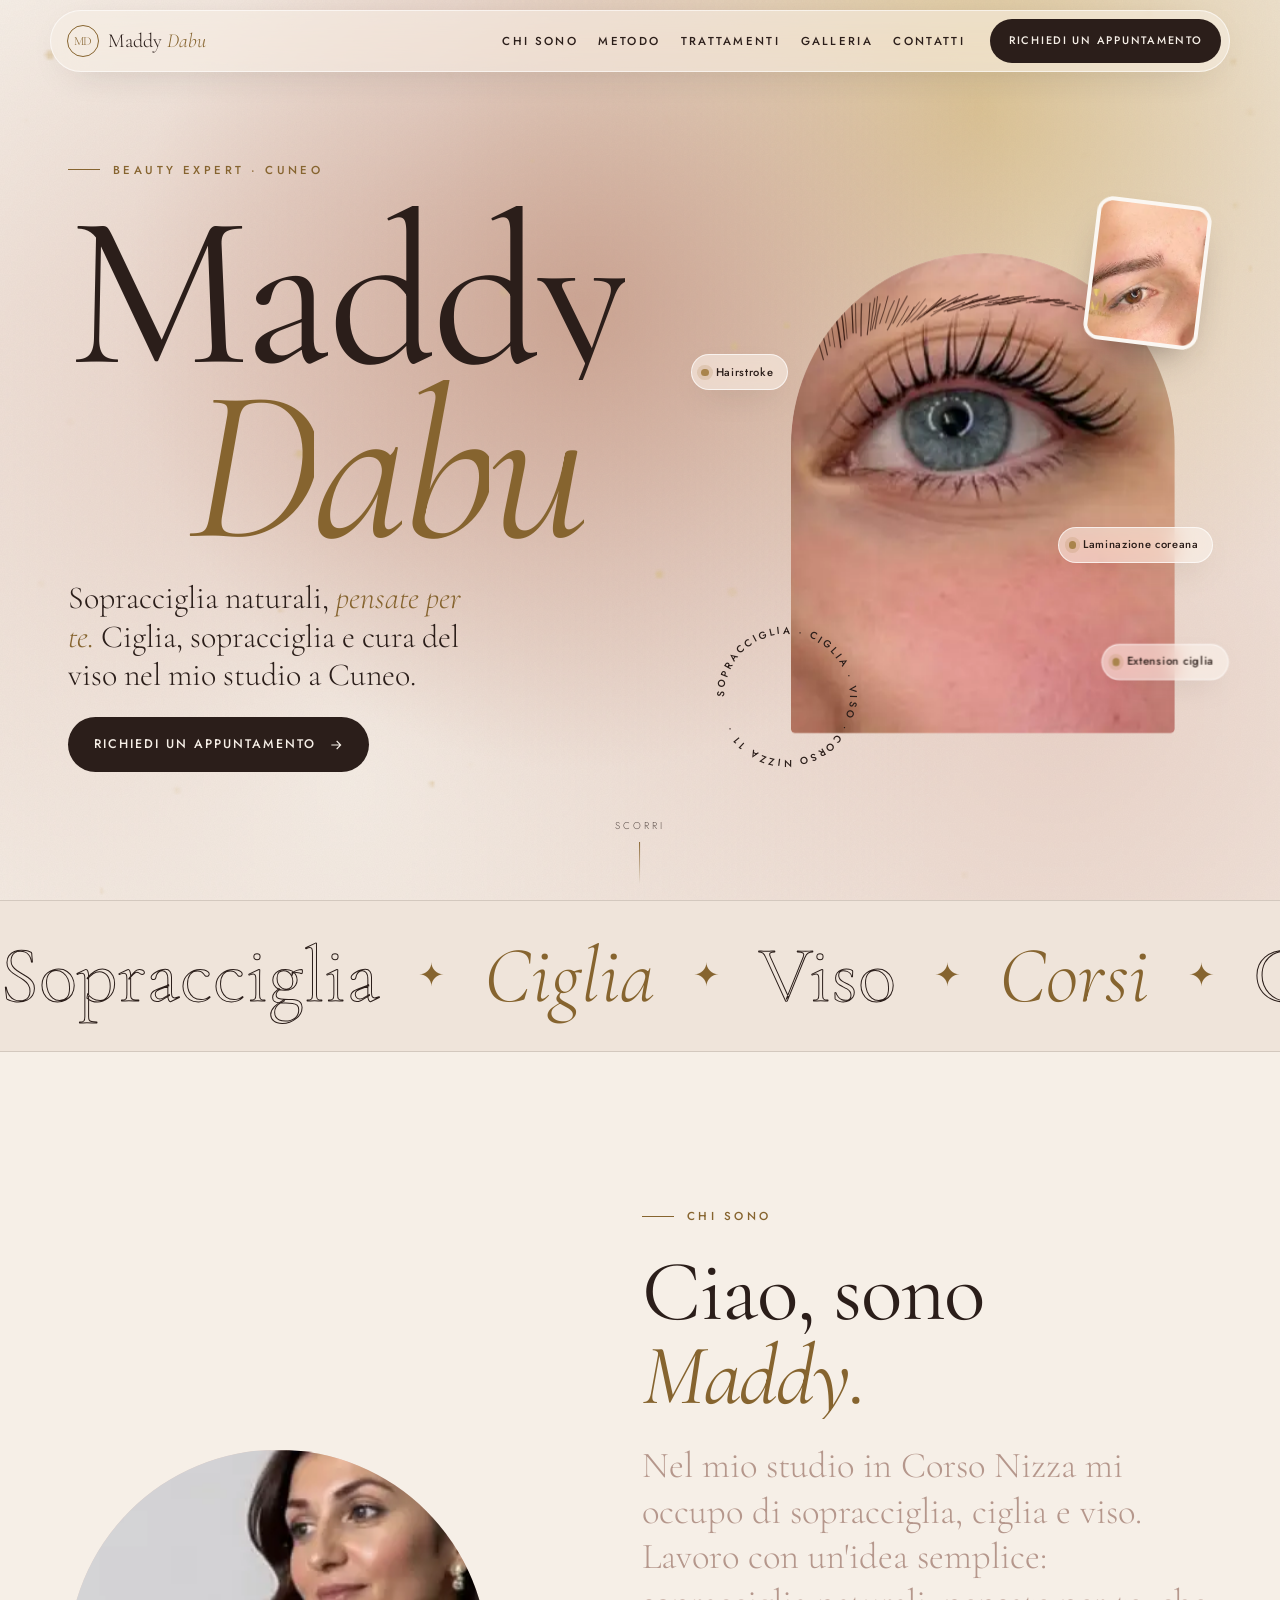
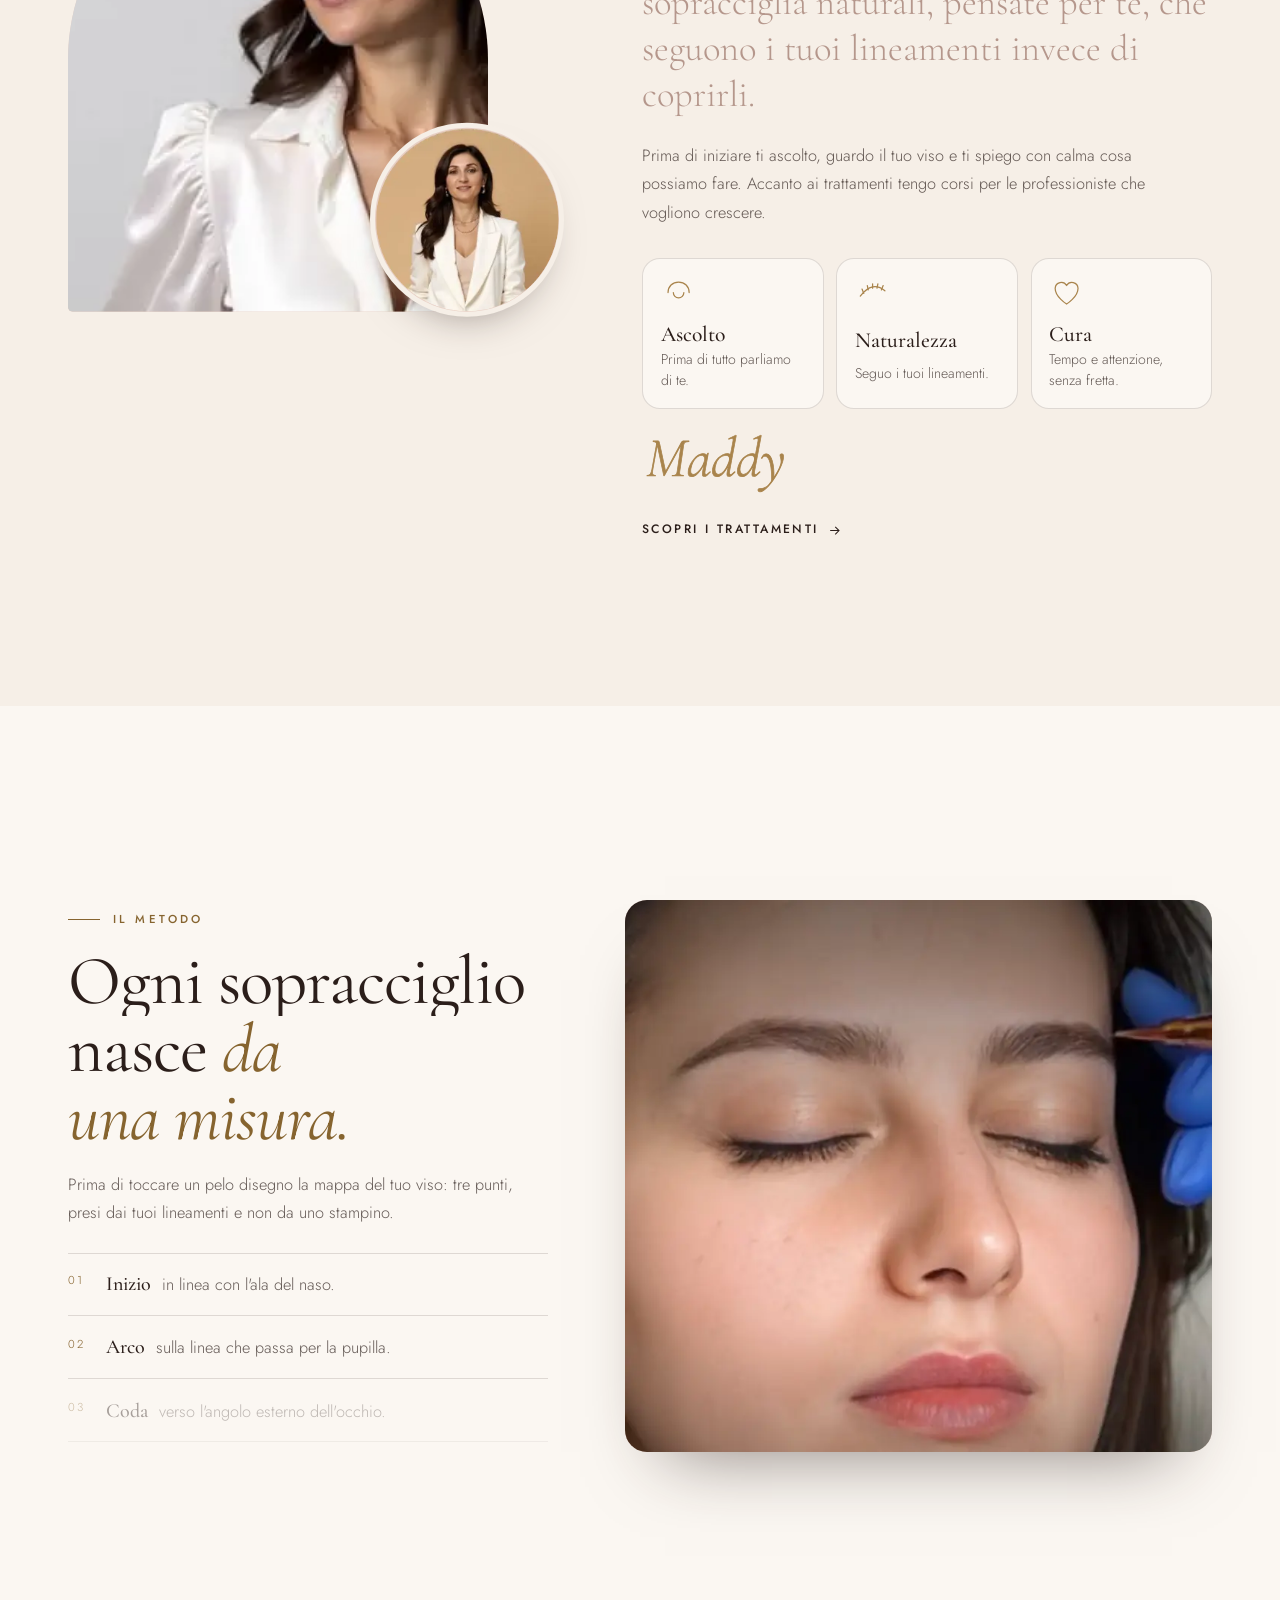
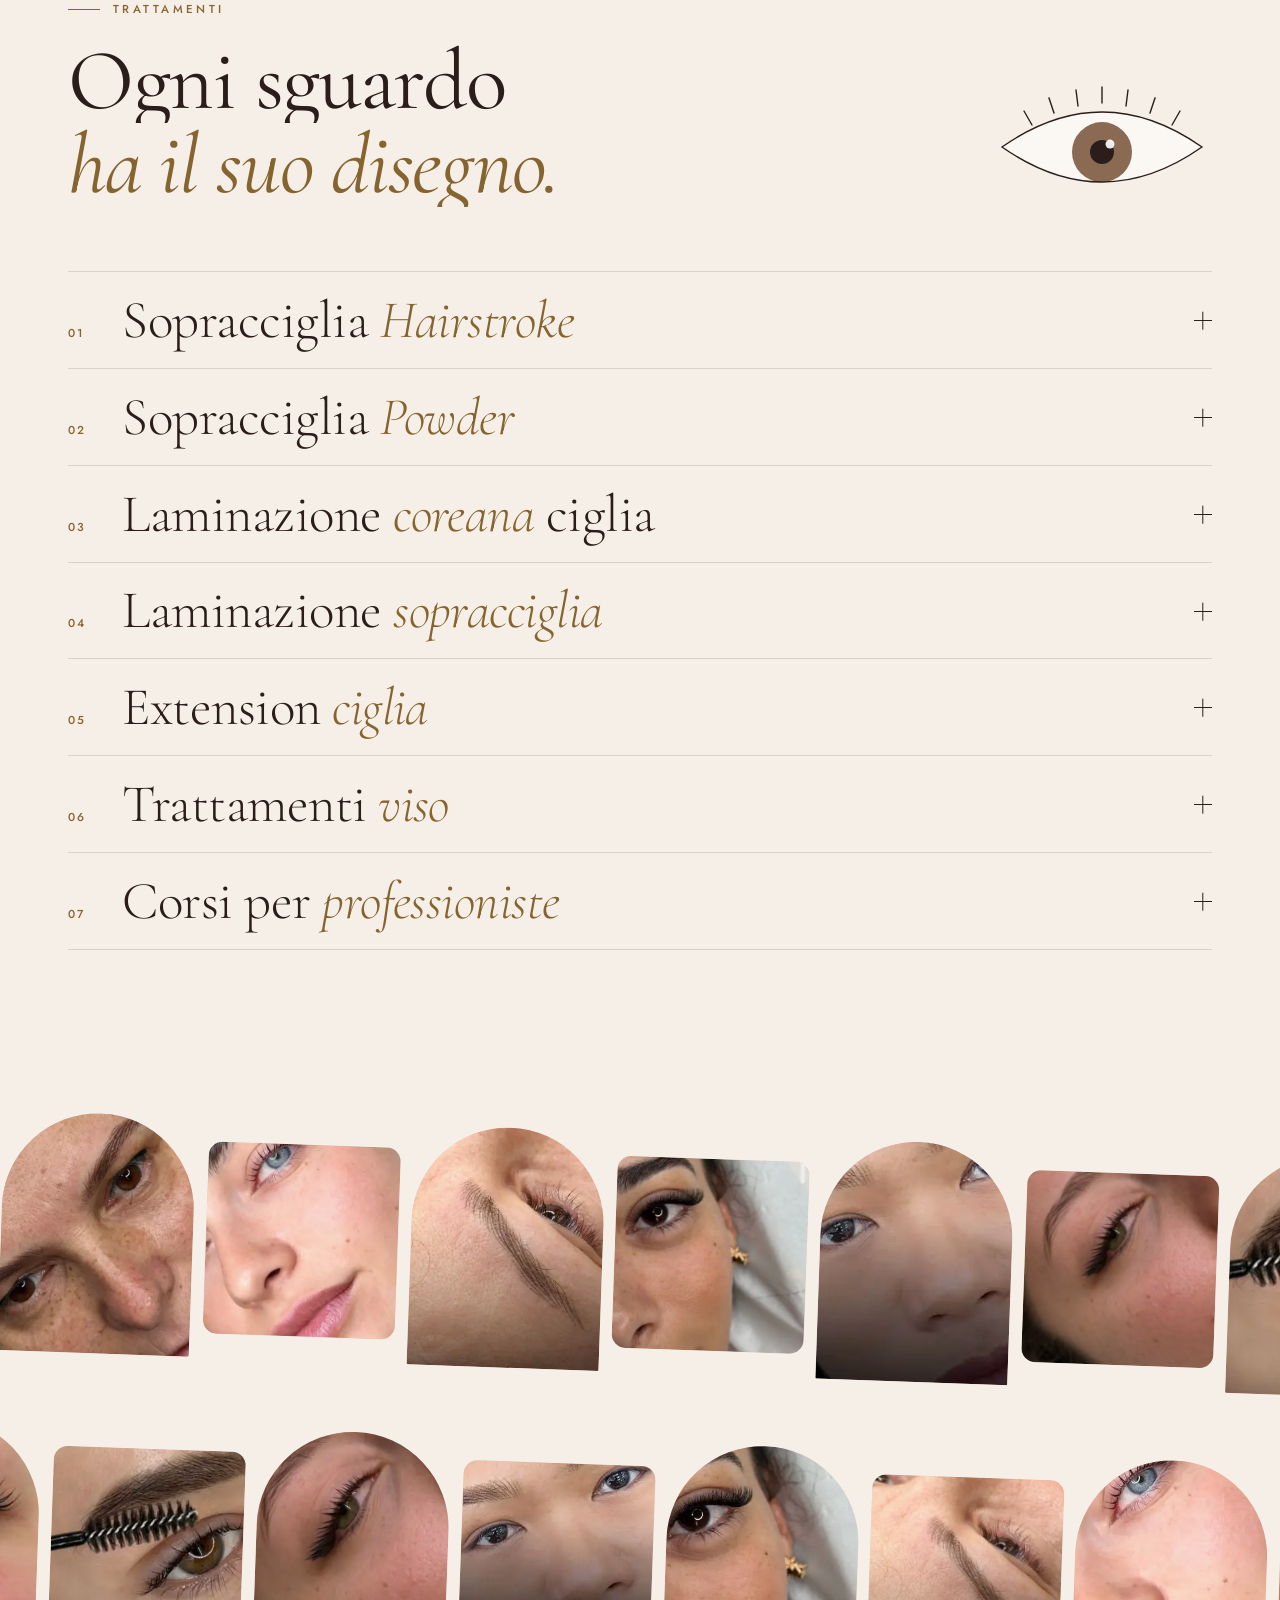
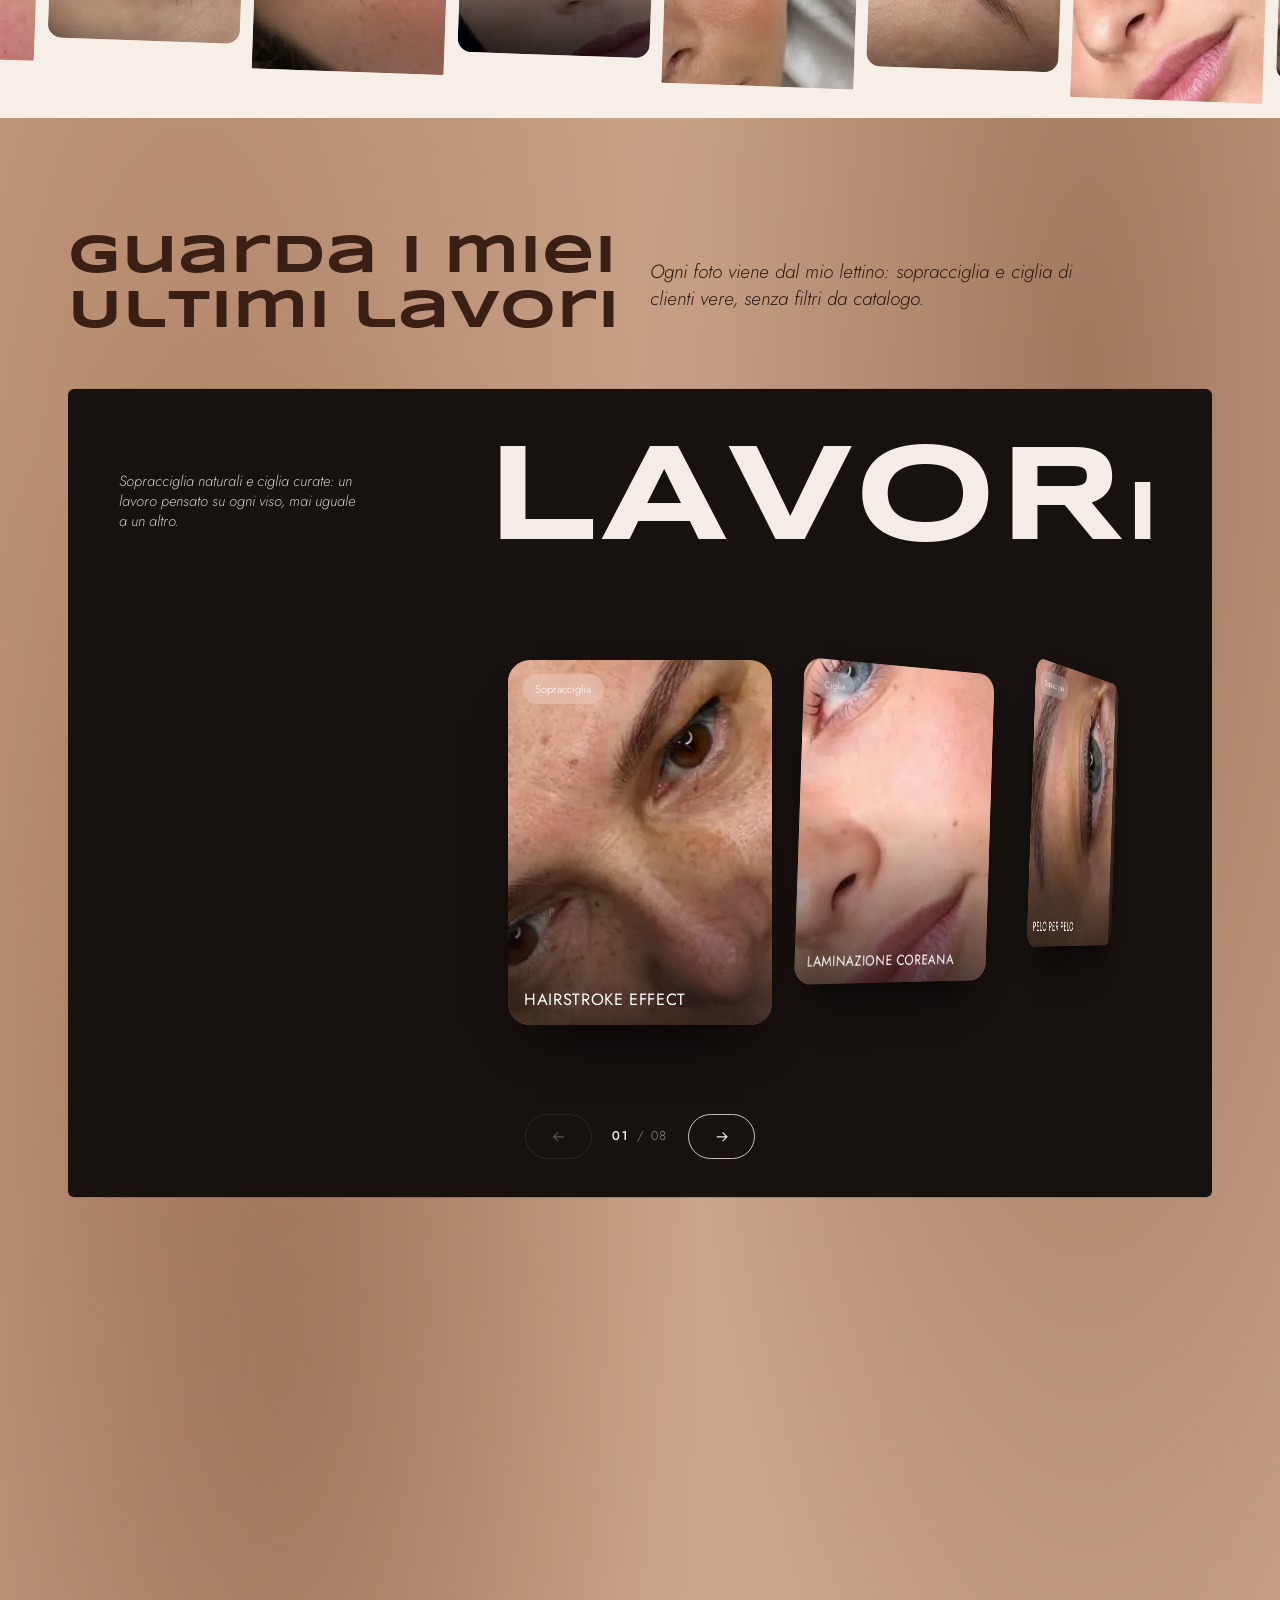
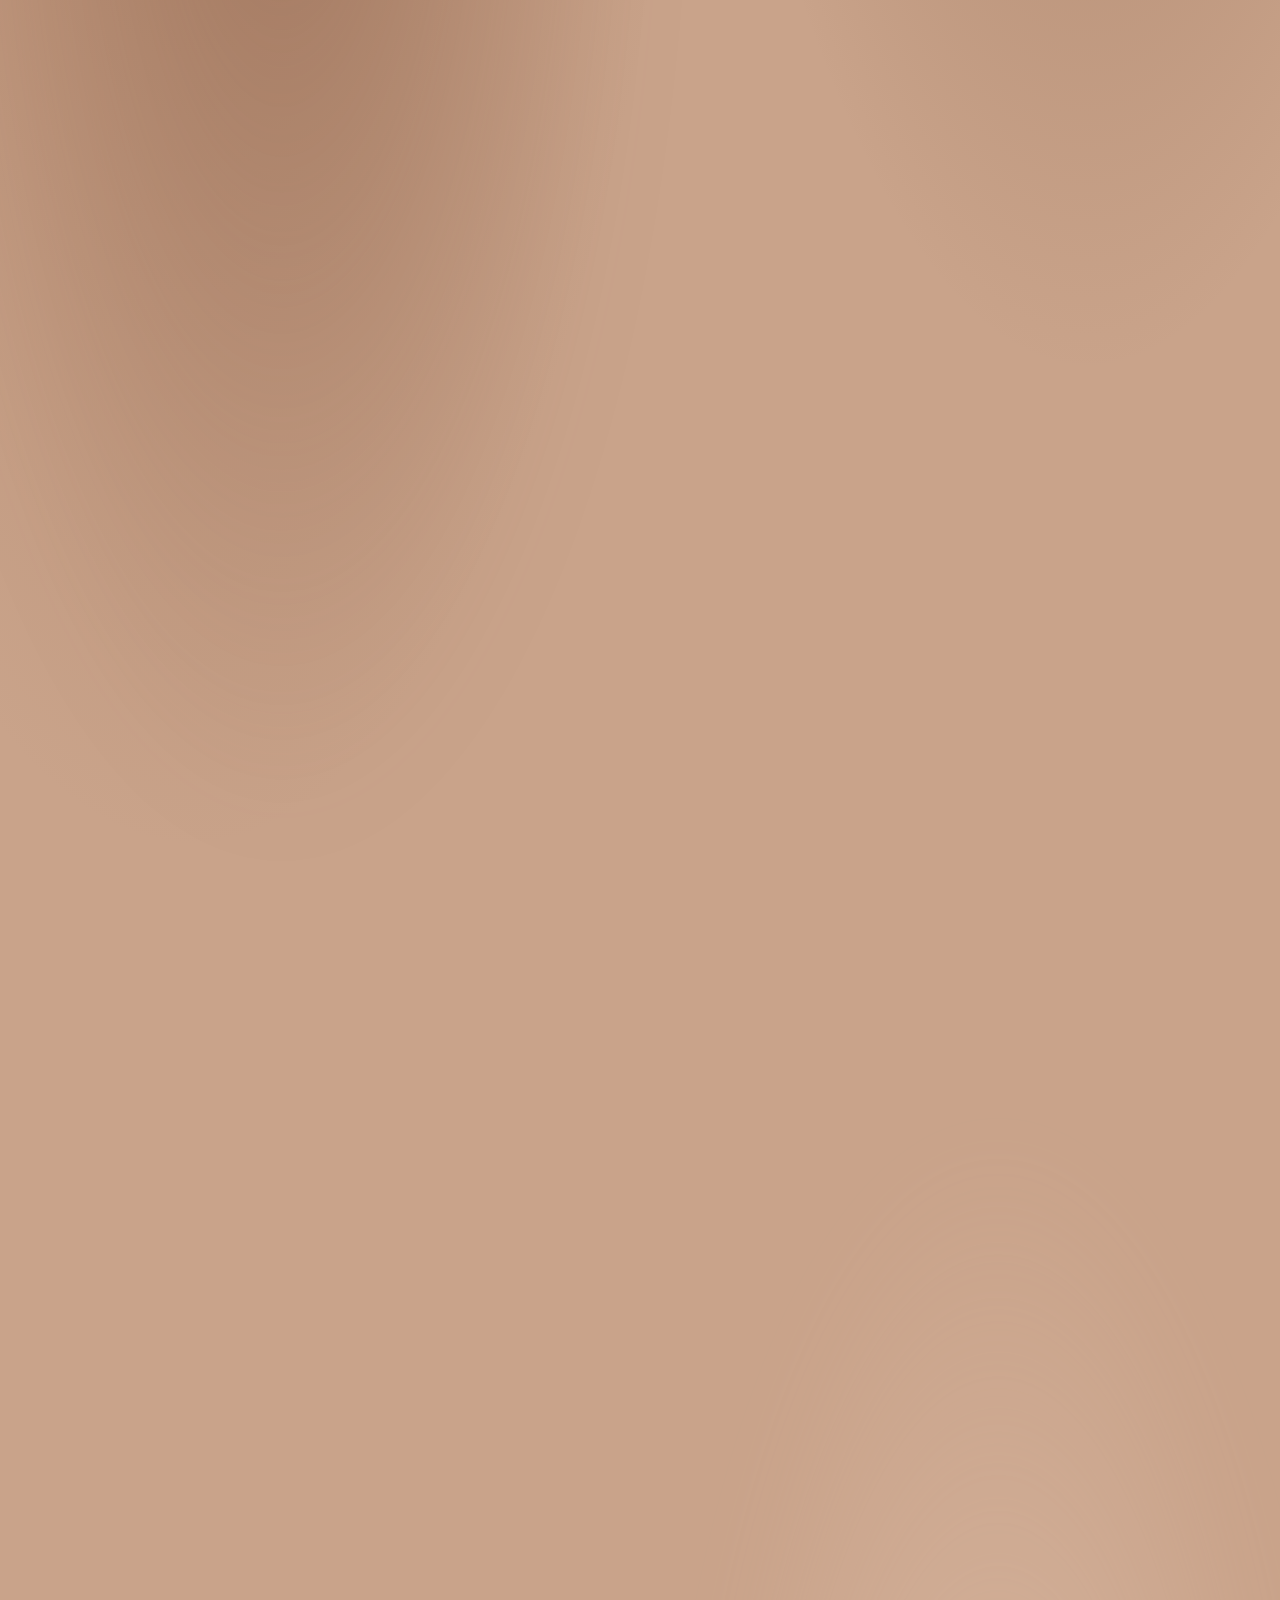
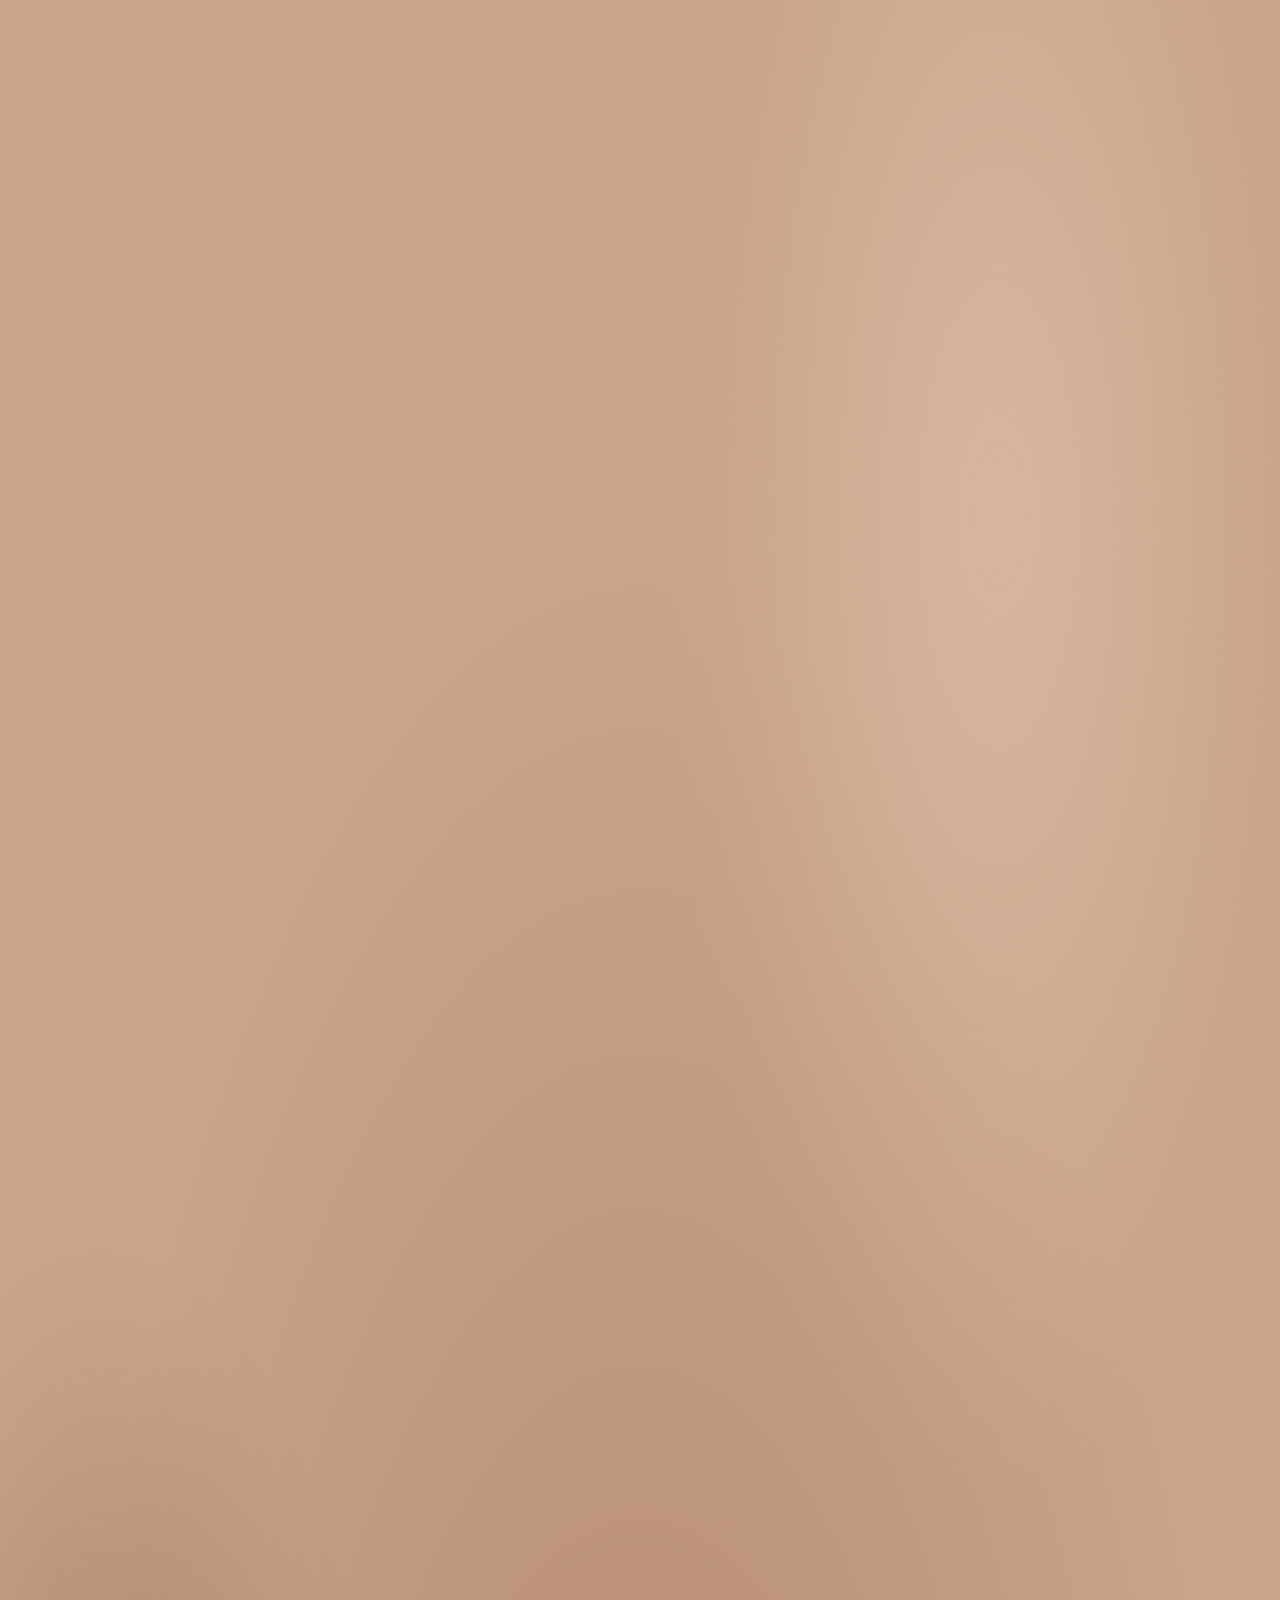
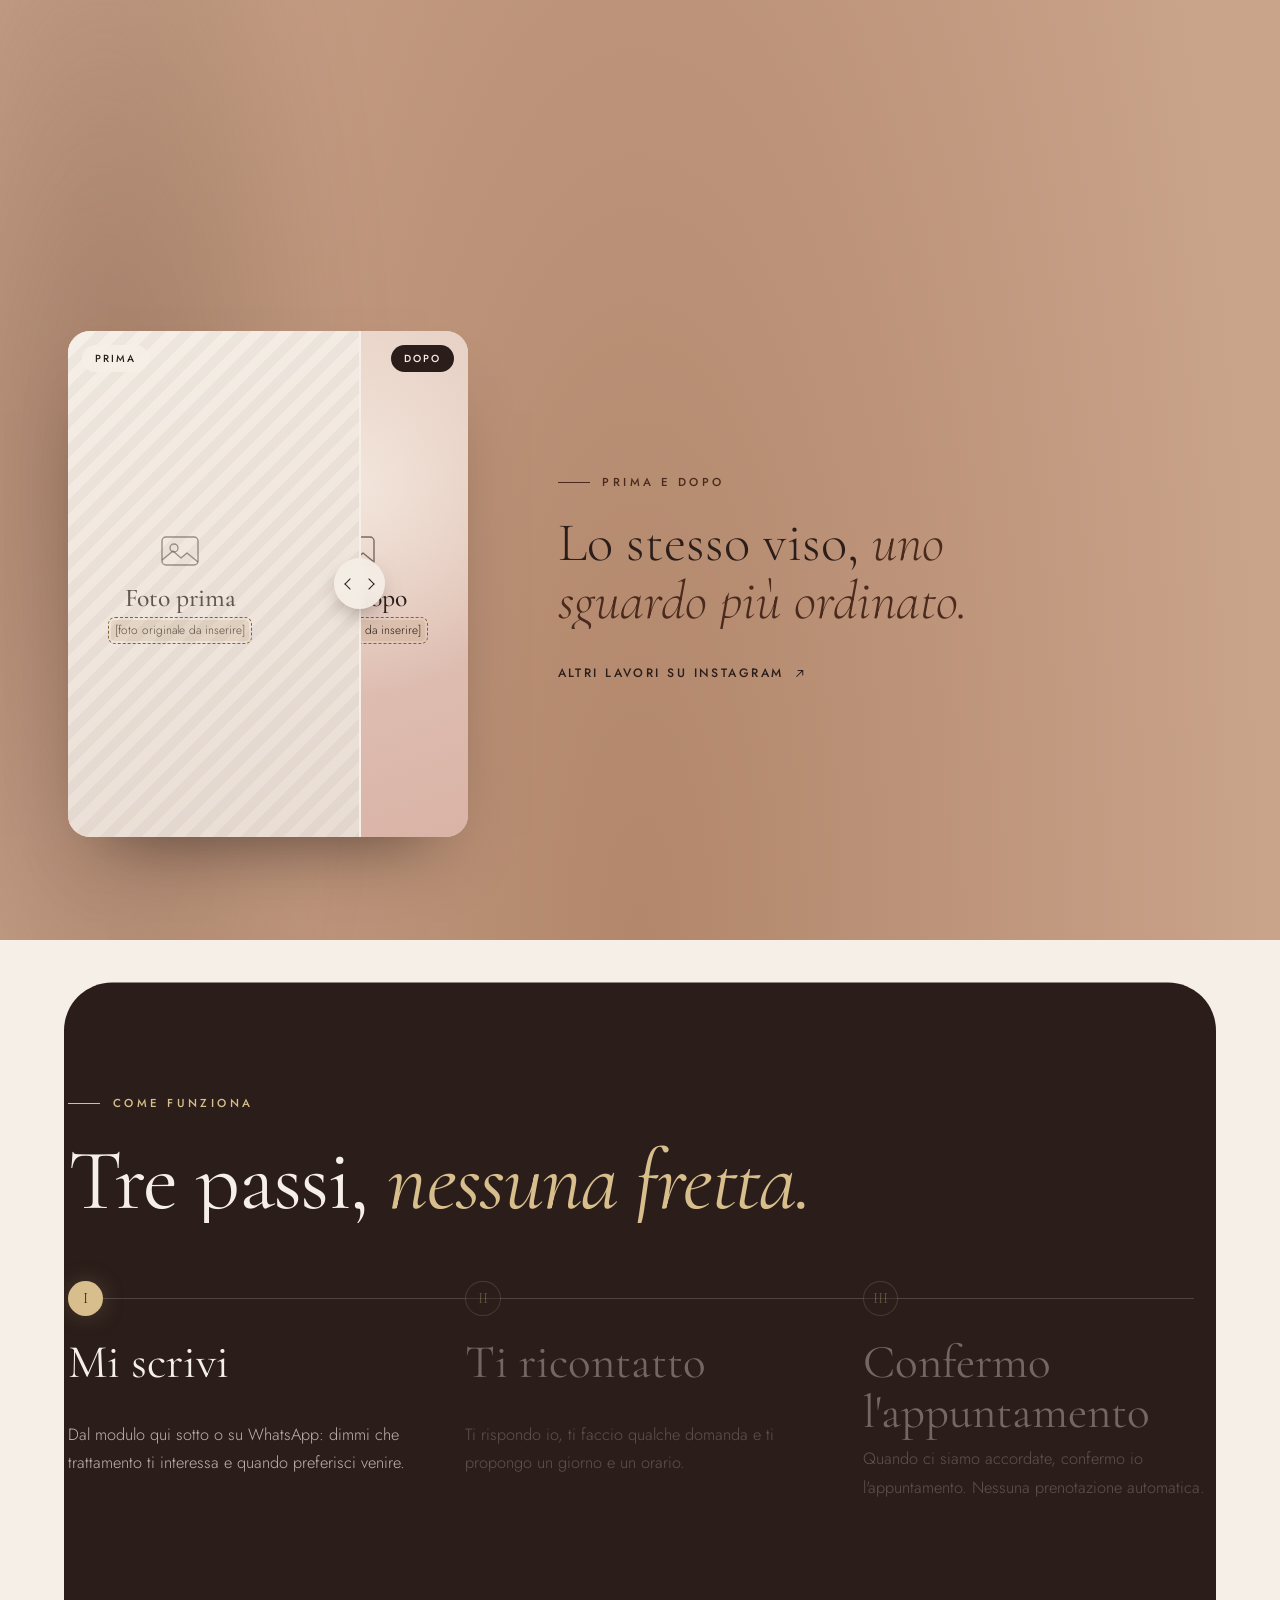
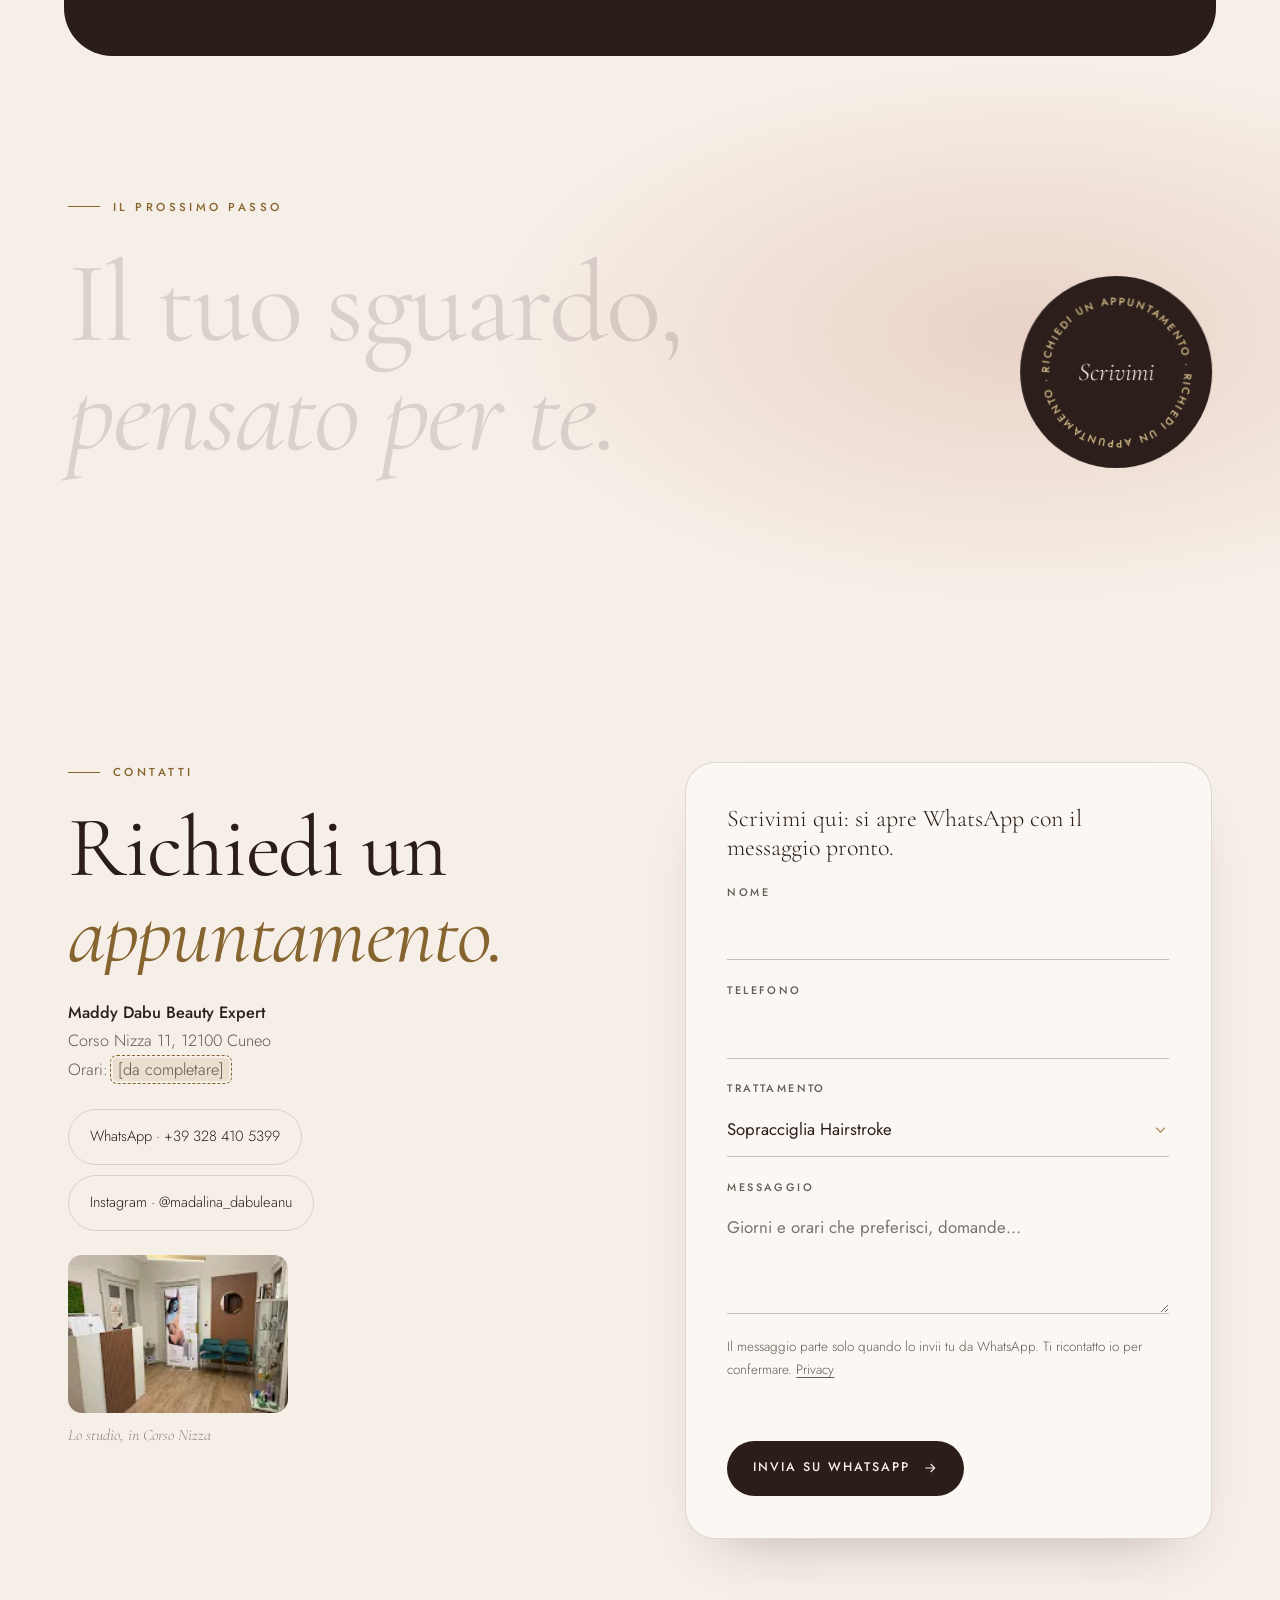
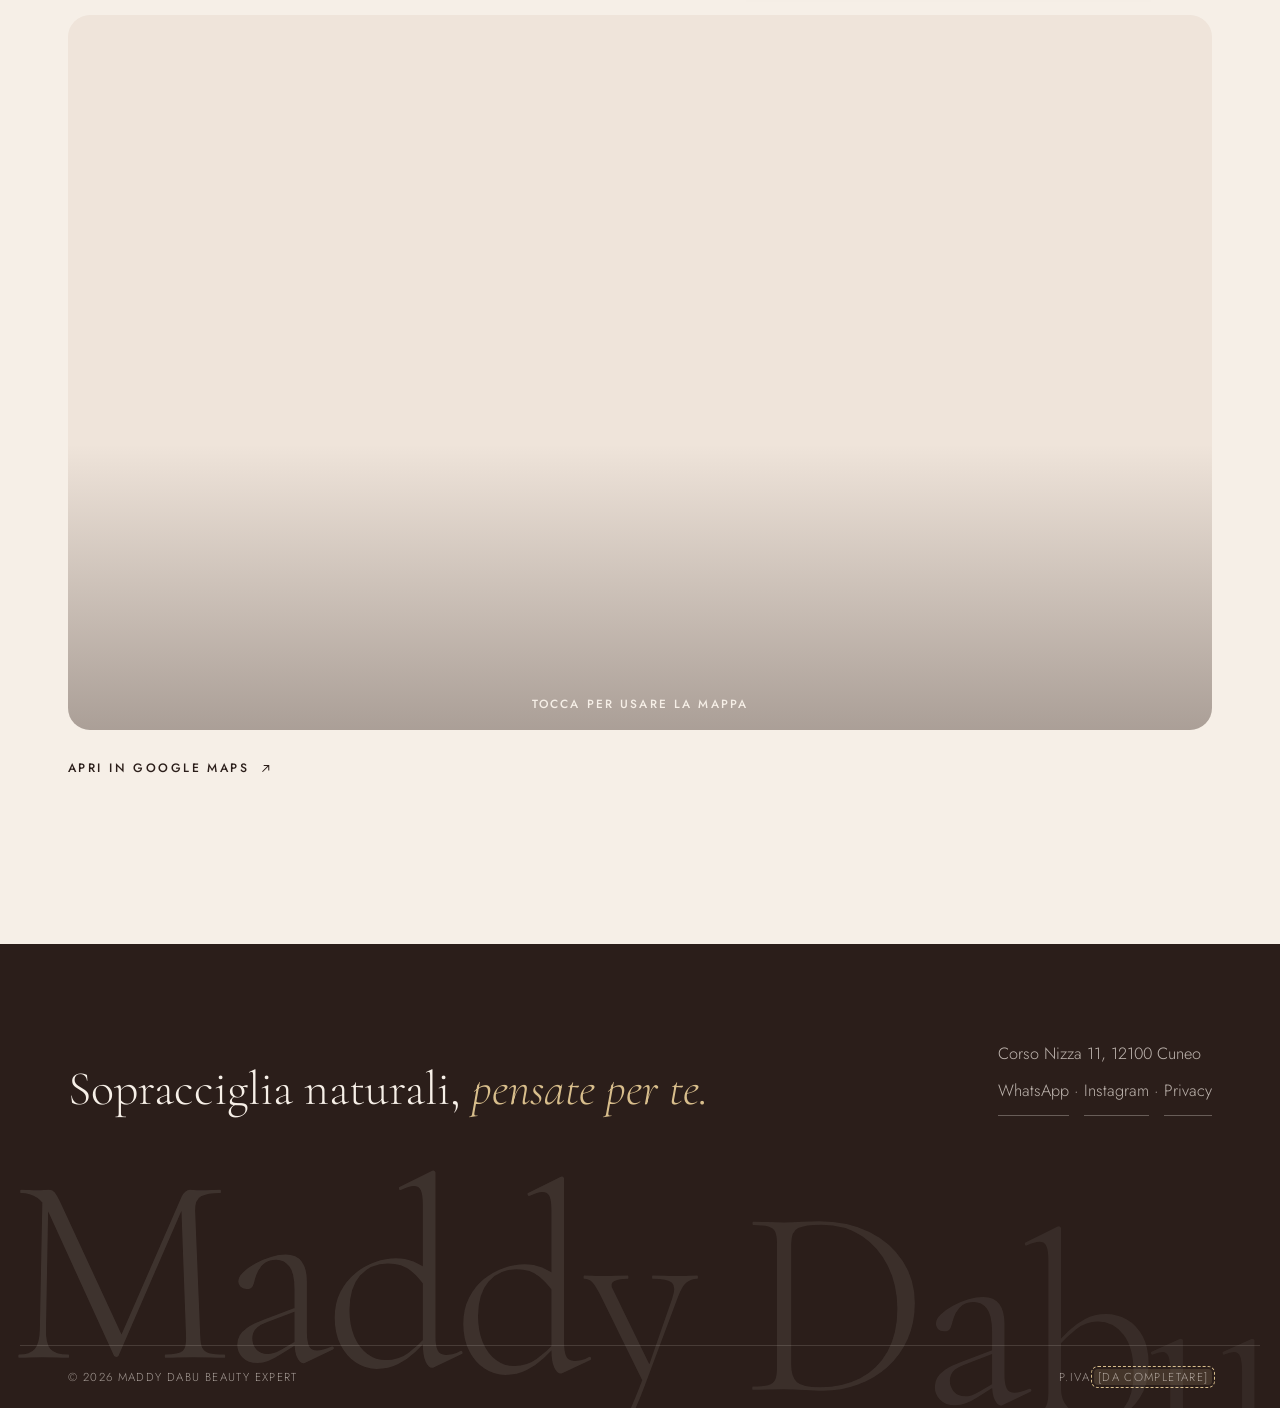
<file: public/index.html>
<!doctype html>
<html lang="it">
<head>
<meta charset="utf-8">
<meta name="viewport" content="width=device-width, initial-scale=1, viewport-fit=cover">
<title>Maddy Dabu Beauty Expert | Centro estetico a Cuneo, sopracciglia e ciglia</title>
<meta name="description" content="Maddy Dabu Beauty Expert, centro estetico a Cuneo in Corso Nizza 11: sopracciglia hairstroke e powder, laminazione coreana, extension ciglia, trattamenti viso e corsi. Richiedi un appuntamento su WhatsApp.">
<meta name="robots" content="noindex, nofollow">
<meta name="theme-color" content="#F6EFE7">
<link rel="canonical" href="https://dominio-da-completare.example/">
<meta property="og:type" content="website">
<meta property="og:locale" content="it_IT">
<meta property="og:title" content="Maddy Dabu Beauty Expert · Cuneo">
<meta property="og:description" content="Sopracciglia naturali, pensate per te. Centro estetico in Corso Nizza 11, Cuneo.">
<meta property="og:image" content="https://dominio-da-completare.example/assets/img/og.jpg">
<meta property="og:image:width" content="1200">
<meta property="og:image:height" content="630">
<meta name="twitter:card" content="summary_large_image">
<link rel="icon" href="/favicon.ico" sizes="48x48">
<link rel="icon" href="/favicon-192.png" type="image/png" sizes="192x192">
<link rel="apple-touch-icon" href="/apple-touch-icon.png">
<link rel="preload" href="assets/fonts/cormorant-garamond-latin-wght-normal.woff2" as="font" type="font/woff2" crossorigin>
<link rel="preload" href="assets/fonts/cormorant-garamond-latin-wght-italic.woff2" as="font" type="font/woff2" crossorigin>
<link rel="preload" href="assets/fonts/jost-latin-wght-normal.woff2" as="font" type="font/woff2" crossorigin>
<link rel="preload" href="assets/fonts/syncopate-latin-700-normal.woff2" as="font" type="font/woff2" crossorigin>
<link rel="preload" as="image" href="assets/img/occhio-ciglia-azzurro.webp" type="image/webp" fetchpriority="high">
<link rel="stylesheet" href="assets/css/style.css">
<script src="assets/js/avvio.js"></script>
<script type="application/ld+json">
{
  "@context": "https://schema.org",
  "@type": "BeautySalon",
  "name": "Maddy Dabu Beauty Expert",
  "description": "Centro estetico a Cuneo: sopracciglia hairstroke e powder, laminazione coreana, extension ciglia, trattamenti viso e corsi.",
  "address": { "@type": "PostalAddress", "streetAddress": "Corso Nizza 11", "postalCode": "12100", "addressLocality": "Cuneo", "addressRegion": "CN", "addressCountry": "IT" },
  "telephone": "+39 328 410 5399",
  "sameAs": ["https://www.instagram.com/madalina_dabuleanu/"],
  "image": "https://dominio-da-completare.example/assets/img/og.jpg",
  "url": "https://dominio-da-completare.example/"
}
</script>
</head>
<body>
<a class="salta" href="#contenuto">Vai al contenuto</a>

<div class="intro" aria-hidden="true">
  <svg class="intro-anello" viewBox="0 0 200 200"><circle cx="100" cy="100" r="90"/></svg>
  <p class="intro-md"><span>M</span><span>D</span></p>
  <p class="intro-nome">Maddy Dabu</p>
</div>

<header class="nav" id="nav">
  <div class="nav-in">
    <a class="nav-logo" href="#top"><span class="mono" aria-hidden="true">MD</span><span>Maddy <em>Dabu</em></span><span class="sr">Maddy Dabu, torna all'inizio</span></a>
    <nav class="nav-link" aria-label="Sezioni">
      <a href="#chi-sono">Chi sono</a><a href="#metodo">Metodo</a><a href="#trattamenti">Trattamenti</a><a href="#galleria">Galleria</a><a href="#contatti">Contatti</a>
    </nav>
    <a class="btn btn--piccolo magnete" href="#richiesta"><span class="lungo">Richiedi un appuntamento</span><span class="corto">Richiedi</span></a>
    <button class="nav-menu" type="button" aria-label="Apri il menu" aria-expanded="false" aria-controls="menu"><span></span></button>
  </div>
</header>

<div class="menu" id="menu" role="dialog" aria-modal="true" aria-label="Menu">
  <button class="menu-chiudi" type="button" aria-label="Chiudi il menu">&times;</button>
  <a href="#chi-sono"><span>Chi sono</span></a>
  <a href="#metodo"><span>Il metodo</span></a>
  <a href="#trattamenti"><span>Trattamenti</span></a>
  <a href="#galleria"><span>Galleria</span></a>
  <a href="#come"><span>Come funziona</span></a>
  <a href="#contatti"><span><em>Contatti</em></span></a>
  <p>Corso Nizza 11 · Cuneo</p>
</div>

<div class="avanzamento" aria-hidden="true"><i></i></div>

<main id="contenuto">

<section class="hero" id="top" aria-labelledby="titolo">
  <canvas class="seta" aria-hidden="true"></canvas>
  <div class="hero-in">
    <p class="occhiello">Beauty Expert · Cuneo</p>
    <h1 id="titolo" class="hero-titolo"><span class="sr">Maddy Dabu Beauty Expert, centro estetico a Cuneo</span><span class="riga" data-lettere aria-hidden="true">Maddy</span><span class="riga riga--2" data-lettere aria-hidden="true"><em>Dabu</em></span></h1>
    <figure class="hero-foto">
      <div class="arco" data-parallasse="-8"><img src="assets/img/occhio-ciglia-azzurro.webp" width="389" height="414" alt="Primo piano di un occhio azzurro con ciglia curve e definite" fetchpriority="high"><svg class="sopracciglio" viewBox="0 0 400 120" aria-hidden="true" data-sopracciglio></svg></div>
      <ul class="pillole" aria-hidden="true">
        <li class="pil pil--1"><i></i>Hairstroke</li>
        <li class="pil pil--2"><i></i>Laminazione coreana</li>
        <li class="pil pil--3"><i></i>Extension ciglia</li>
      </ul>
      <div class="mini" aria-hidden="true"><img src="assets/img/sopracciglio-hairstroke.webp" width="179" height="224" alt=""></div>
      <svg class="giro" viewBox="0 0 200 200" aria-hidden="true"><defs><path id="giroTesto" d="M100 100 m-78 0 a78 78 0 1 1 156 0 a78 78 0 1 1 -156 0"/></defs><text><textPath href="#giroTesto">Sopracciglia · Ciglia · Viso · Corso Nizza 11 ·</textPath></text></svg>
    </figure>
    <div class="hero-testo">
      <p class="hero-frase">Sopracciglia naturali, <em>pensate per te.</em> Ciglia, sopracciglia e cura del viso nel mio studio a Cuneo.</p>
      <a class="btn magnete" href="#richiesta">Richiedi un appuntamento <svg viewBox="0 0 24 24" aria-hidden="true"><path d="M5 12h14M13 6l6 6-6 6"/></svg></a>
    </div>
  </div>
  <a class="scorri" href="#chi-sono" aria-label="Scorri alla sezione Chi sono"><span>Scorri</span><i></i></a>
</section>

<div class="nastro" aria-hidden="true">
  <div class="nastro-in">
    <span>Sopracciglia</span><b>✦</b><span><em>Ciglia</em></span><b>✦</b><span>Viso</span><b>✦</b><span><em>Corsi</em></span><b>✦</b><span>Cuneo</span><b>✦</b>
    <span>Sopracciglia</span><b>✦</b><span><em>Ciglia</em></span><b>✦</b><span>Viso</span><b>✦</b><span><em>Corsi</em></span><b>✦</b><span>Cuneo</span><b>✦</b>
  </div>
</div>

<section class="sez chi" id="chi-sono" aria-labelledby="chiTitolo">
  <div class="cont chi-griglia">
    <div class="chi-foto">
      <div class="arco arco--alto rivela" data-parallasse="-6"><img src="assets/img/maddy-ritratto.webp" width="300" height="305" loading="lazy" decoding="async" alt="Maddy Dabu, camicia di raso bianca, sorride guardando di lato"></div>
      <div class="chi-tondo" data-parallasse="10"><img src="assets/img/maddy-profilo.webp" width="255" height="255" loading="lazy" decoding="async" alt=""></div>
    </div>
    <div class="chi-testo">
      <p class="occhiello">Chi sono</p>
      <h2 class="titolo" id="chiTitolo" data-righe>Ciao, sono <em>Maddy.</em></h2>
      <p class="colora" data-colora>Nel mio studio in Corso Nizza mi occupo di sopracciglia, ciglia e viso. Lavoro con un'idea semplice: sopracciglia naturali, pensate per te, che seguono i tuoi lineamenti invece di coprirli.</p>
      <p class="testo">Prima di iniziare ti ascolto, guardo il tuo viso e ti spiego con calma cosa possiamo fare. Accanto ai trattamenti tengo corsi per le professioniste che vogliono crescere.</p>
      <ul class="valori">
        <li><span class="val-ico" aria-hidden="true"><svg viewBox="0 0 40 40"><path d="M8 20c0-7 5-12 12-12s12 5 12 12M14 20a6 6 0 0 0 12 0"/></svg></span><b>Ascolto</b><span>Prima di tutto parliamo di te.</span></li>
        <li><span class="val-ico" aria-hidden="true"><svg viewBox="0 0 40 40"><path d="M6 24Q20 6 34 18"/><path d="M10 21l-2-5M15 17l-1-5M20 15v-5M25 15l1-5M30 17l2-5"/></svg></span><b>Naturalezza</b><span>Seguo i tuoi lineamenti.</span></li>
        <li><span class="val-ico" aria-hidden="true"><svg viewBox="0 0 40 40"><path d="M20 33S7 25 7 15a7 7 0 0 1 13-3 7 7 0 0 1 13 3c0 10-13 18-13 18z"/></svg></span><b>Cura</b><span>Tempo e attenzione, senza fretta.</span></li>
      </ul>
      <svg class="firma" viewBox="0 0 360 110" aria-hidden="true" data-firma><text x="6" y="82">Maddy</text></svg>
      <a class="link" href="#trattamenti">Scopri i trattamenti <svg viewBox="0 0 24 24" aria-hidden="true"><path d="M5 12h14M13 6l6 6-6 6"/></svg></a>
    </div>
  </div>
</section>

<section class="mappa-viso" id="metodo" aria-labelledby="metTitolo">
  <div class="mv-scena">
    <div class="cont mv-griglia">
      <div class="mv-testo">
        <p class="occhiello">Il metodo</p>
        <h2 class="titolo" id="metTitolo" data-righe>Ogni sopracciglio nasce <em>da una misura.</em></h2>
        <p class="testo">Prima di toccare un pelo disegno la mappa del tuo viso: tre punti, presi dai tuoi lineamenti e non da uno stampino.</p>
        <ol class="mv-punti">
          <li data-mv="0"><span>01</span><p><b>Inizio</b> in linea con l'ala del naso.</p></li>
          <li data-mv="1"><span>02</span><p><b>Arco</b> sulla linea che passa per la pupilla.</p></li>
          <li data-mv="2"><span>03</span><p><b>Coda</b> verso l'angolo esterno dell'occhio.</p></li>
        </ol>
      </div>
      <figure class="mv-foto" data-mv-foto>
        <img src="assets/img/mappatura-viso.webp" width="778" height="732" loading="lazy" decoding="async" alt="Viso di una ragazza a occhi chiusi con le sopracciglia appena definite, durante il trattamento">
        <svg class="mv-linee" viewBox="0 0 778 732" aria-hidden="true">
          <g class="mv-guide">
            <path class="g0" pathLength="1" d="M362 470 L362 150"/>
            <path class="g1" pathLength="1" d="M362 470 L176 146"/>
            <path class="g2" pathLength="1" d="M362 470 L48 193"/>
          </g>
          <g class="mv-punti-svg">
            <circle class="p0" cx="362" cy="205" r="9"/>
            <circle class="p1" cx="190" cy="170" r="9"/>
            <circle class="p2" cx="76" cy="218" r="9"/>
            <circle class="pn" cx="362" cy="470" r="6"/>
          </g>
          <g class="mv-etichette">
            <text class="e0" x="380" y="140">INIZIO</text>
            <text class="e1" x="168" y="128">ARCO</text>
            <text class="e2" x="96" y="262">CODA</text>
          </g>
          <path class="mv-arco" pathLength="1" d="M362 205 Q250 150 190 170 Q120 185 76 218"/>
        </svg>
        <span class="mv-righello" aria-hidden="true"></span>
      </figure>
    </div>
  </div>
</section>

<section class="sez tratt" id="trattamenti" aria-labelledby="trattTitolo">
  <div class="cont">
    <div class="tratt-testa">
      <div>
        <p class="occhiello">Trattamenti</p>
        <h2 class="titolo" id="trattTitolo" data-righe>Ogni sguardo <em>ha il suo disegno.</em></h2>
      </div>
      <svg class="occhio" viewBox="0 0 220 120" data-occhio aria-hidden="true">
        <defs><clipPath id="occhioForma"><path class="occhio-taglio" d="M10 60 Q110 -10 210 60 Q110 130 10 60 Z"/></clipPath></defs>
        <g clip-path="url(#occhioForma)">
          <rect width="220" height="120" class="occhio-bianco"/>
          <g class="occhio-iride"><circle cx="110" cy="60" r="30" class="iride"/><circle cx="110" cy="60" r="12" class="pupilla"/><circle cx="118" cy="52" r="4.5" class="riflesso"/></g>
          <rect class="palpebra" x="0" y="-130" width="220" height="130"/>
        </g>
        <path class="occhio-bordo" d="M10 60 Q110 -10 210 60 Q110 130 10 60 Z"/>
        <g class="ciglia"><path d="M40 38 l-8 -14"/><path d="M62 26 l-5 -15"/><path d="M86 19 l-2 -16"/><path d="M110 16 v-16"/><path d="M134 19 l2 -16"/><path d="M158 26 l5 -15"/><path d="M180 38 l8 -14"/></g>
      </svg>
    </div>
    <ol class="tratt-lista">
      <li class="voce" data-img="assets/img/sopracciglio-pelo.webp">
        <button type="button" aria-expanded="false"><span class="n">01</span><span class="nome">Sopracciglia <em>Hairstroke</em></span><span class="piu" aria-hidden="true"></span></button>
        <div class="voce-corpo"><div><img src="assets/img/sopracciglio-pelo.webp" width="390" height="406" loading="lazy" decoding="async" alt="Sopracciglio con effetto pelo dopo il trattamento hairstroke"><p>Trucco semipermanente a pelo: tratti sottili che imitano i peli veri, per riempire e ridisegnare senza effetto disegnato.</p></div></div>
      </li>
      <li class="voce" data-img="assets/img/sopracciglia-powder.webp">
        <button type="button" aria-expanded="false"><span class="n">02</span><span class="nome">Sopracciglia <em>Powder</em></span><span class="piu" aria-hidden="true"></span></button>
        <div class="voce-corpo"><div><img src="assets/img/sopracciglia-powder.webp" width="389" height="296" loading="lazy" decoding="async" alt="Sopracciglio con effetto polvere pettinato con lo scovolino"><p>Effetto polvere, sfumato e morbido, come un trucco leggero che resta anche al mattino.</p></div></div>
      </li>
      <li class="voce" data-img="assets/img/laminazione-ciglia.webp">
        <button type="button" aria-expanded="false"><span class="n">03</span><span class="nome">Laminazione <em>coreana</em> ciglia</span><span class="piu" aria-hidden="true"></span></button>
        <div class="voce-corpo"><div><img src="assets/img/laminazione-ciglia.webp" width="390" height="406" loading="lazy" decoding="async" alt="Ciglia naturali sollevate e curvate dopo la laminazione"><p>Solleva e incurva le ciglia naturali, per uno sguardo aperto senza bisogno di extension.</p></div></div>
      </li>
      <li class="voce">
        <button type="button" aria-expanded="false"><span class="n">04</span><span class="nome">Laminazione <em>sopracciglia</em></span><span class="piu" aria-hidden="true"></span></button>
        <div class="voce-corpo"><div><p>Pettina e fissa i peli nella direzione giusta: sopracciglia più piene e ordinate, con i tuoi peli.</p></div></div>
      </li>
      <li class="voce" data-img="assets/img/extension-ciglia.webp">
        <button type="button" aria-expanded="false"><span class="n">05</span><span class="nome">Extension <em>ciglia</em></span><span class="piu" aria-hidden="true"></span></button>
        <div class="voce-corpo"><div><img src="assets/img/extension-ciglia.webp" width="390" height="406" loading="lazy" decoding="async" alt="Occhio con extension ciglia lunghe e piene"><p>Ciglia applicate una a una, dal naturale al più intenso: l'effetto lo scegliamo insieme.</p></div></div>
      </li>
      <li class="voce" data-img="assets/img/trattamento-viso.webp">
        <button type="button" aria-expanded="false"><span class="n">06</span><span class="nome">Trattamenti <em>viso</em></span><span class="piu" aria-hidden="true"></span></button>
        <div class="voce-corpo"><div><img src="assets/img/trattamento-viso.webp" width="390" height="326" loading="lazy" decoding="async" alt="Pulizia del viso con spatola a ultrasuoni"><p>Pulizia e cura della pelle, con trattamenti scelti in base a com'è la tua pelle in quel momento.</p></div></div>
      </li>
      <li class="voce" data-img="assets/img/corsi-diplomate.webp">
        <button type="button" aria-expanded="false"><span class="n">07</span><span class="nome">Corsi per <em>professioniste</em></span><span class="piu" aria-hidden="true"></span></button>
        <div class="voce-corpo"><div><img src="assets/img/corsi-diplomate.webp" width="390" height="406" loading="lazy" decoding="async" alt="Tre professioniste con l'attestato alla fine di un corso"><p>Corsi di laminazione coreana e di extension ciglia, con teoria e pratica su modella.</p></div></div>
      </li>
    </ol>
    <div class="anteprima" aria-hidden="true"><img alt=""></div>
  </div>
</section>

<div class="striscia" aria-hidden="true">
  <ul class="str-riga"><li><img src="assets/img/sopracciglia-lentiggini.webp" alt="" loading="lazy" decoding="async"></li><li><img src="assets/img/ciglia-azzurre.webp" alt="" loading="lazy" decoding="async"></li><li><img src="assets/img/sopracciglio-pelo.webp" alt="" loading="lazy" decoding="async"></li><li><img src="assets/img/extension-ciglia.webp" alt="" loading="lazy" decoding="async"></li><li><img src="assets/img/sopracciglia-definite.webp" alt="" loading="lazy" decoding="async"></li><li><img src="assets/img/laminazione-ciglia.webp" alt="" loading="lazy" decoding="async"></li><li><img src="assets/img/sopracciglia-powder.webp" alt="" loading="lazy" decoding="async"></li><li><img src="assets/img/occhio-ciglia-azzurro.webp" alt="" loading="lazy" decoding="async"></li><li><img src="assets/img/sopracciglia-lentiggini.webp" alt="" loading="lazy" decoding="async"></li><li><img src="assets/img/ciglia-azzurre.webp" alt="" loading="lazy" decoding="async"></li><li><img src="assets/img/sopracciglio-pelo.webp" alt="" loading="lazy" decoding="async"></li><li><img src="assets/img/extension-ciglia.webp" alt="" loading="lazy" decoding="async"></li><li><img src="assets/img/sopracciglia-definite.webp" alt="" loading="lazy" decoding="async"></li><li><img src="assets/img/laminazione-ciglia.webp" alt="" loading="lazy" decoding="async"></li><li><img src="assets/img/sopracciglia-powder.webp" alt="" loading="lazy" decoding="async"></li><li><img src="assets/img/occhio-ciglia-azzurro.webp" alt="" loading="lazy" decoding="async"></li></ul>
  <ul class="str-riga str-riga--2"><li><img src="assets/img/occhio-ciglia-azzurro.webp" alt="" loading="lazy" decoding="async"></li><li><img src="assets/img/sopracciglia-powder.webp" alt="" loading="lazy" decoding="async"></li><li><img src="assets/img/laminazione-ciglia.webp" alt="" loading="lazy" decoding="async"></li><li><img src="assets/img/sopracciglia-definite.webp" alt="" loading="lazy" decoding="async"></li><li><img src="assets/img/extension-ciglia.webp" alt="" loading="lazy" decoding="async"></li><li><img src="assets/img/sopracciglio-pelo.webp" alt="" loading="lazy" decoding="async"></li><li><img src="assets/img/ciglia-azzurre.webp" alt="" loading="lazy" decoding="async"></li><li><img src="assets/img/sopracciglia-lentiggini.webp" alt="" loading="lazy" decoding="async"></li><li><img src="assets/img/occhio-ciglia-azzurro.webp" alt="" loading="lazy" decoding="async"></li><li><img src="assets/img/sopracciglia-powder.webp" alt="" loading="lazy" decoding="async"></li><li><img src="assets/img/laminazione-ciglia.webp" alt="" loading="lazy" decoding="async"></li><li><img src="assets/img/sopracciglia-definite.webp" alt="" loading="lazy" decoding="async"></li><li><img src="assets/img/extension-ciglia.webp" alt="" loading="lazy" decoding="async"></li><li><img src="assets/img/sopracciglio-pelo.webp" alt="" loading="lazy" decoding="async"></li><li><img src="assets/img/ciglia-azzurre.webp" alt="" loading="lazy" decoding="async"></li><li><img src="assets/img/sopracciglia-lentiggini.webp" alt="" loading="lazy" decoding="async"></li></ul>
</div>

<section class="gal" id="galleria" aria-labelledby="galTitolo">
  <div class="lv" data-lavori>
    <div class="cont lv-testa">
      <h2 class="lv-titolo" id="galTitolo"><span>Guarda i miei</span> <span>ultimi lavori</span></h2>
      <p class="lv-sotto">Ogni foto viene dal mio lettino: sopracciglia e ciglia di clienti vere, senza filtri da catalogo.</p>
    </div>
    <div class="lv-pannello">
      <div class="lv-pannello-testa">
        <p class="lv-mini">Sopracciglia naturali e ciglia curate: un lavoro pensato su ogni viso, mai uguale a un altro.</p>
        <p class="lv-gigante" aria-hidden="true"><span>LAVOR</span><span class="lv-i">i</span></p>
      </div>
      <div class="lv-scena">
        <ul class="lv-binario" data-binario>
        <li class="lv-card"><figure><img src="assets/img/sopracciglia-lentiggini.webp" width="390" height="386" loading="lazy" decoding="async" alt="Sopracciglia definite su un viso con lentiggini"><span class="lv-chip">Sopracciglia</span><figcaption>Hairstroke effect</figcaption></figure></li>
        <li class="lv-card"><figure><img src="assets/img/ciglia-azzurre.webp" width="390" height="406" loading="lazy" decoding="async" alt="Occhio azzurro con ciglia sollevate"><span class="lv-chip">Ciglia</span><figcaption>Laminazione coreana</figcaption></figure></li>
        <li class="lv-card"><figure><img src="assets/img/sopracciglio-hairstroke-2.webp" width="390" height="286" loading="lazy" decoding="async" alt="Sopracciglio hairstroke visto di lato"><span class="lv-chip">Sopracciglia</span><figcaption>Pelo per pelo</figcaption></figure></li>
        <li class="lv-card"><figure><img src="assets/img/sopracciglia-occhi-chiusi.webp" width="389" height="366" loading="lazy" decoding="async" alt="Ragazza a occhi chiusi con sopracciglia ordinate e naturali"><span class="lv-chip">Sopracciglia</span><figcaption>Naturali, pensate per te</figcaption></figure></li>
        <li class="lv-card"><figure><img src="assets/img/extension-ciglia.webp" width="390" height="406" loading="lazy" decoding="async" alt="Occhio con extension ciglia lunghe e piene"><span class="lv-chip">Ciglia</span><figcaption>Extension ciglia</figcaption></figure></li>
        <li class="lv-card"><figure><img src="assets/img/sopracciglia-definite.webp" width="389" height="306" loading="lazy" decoding="async" alt="Sopracciglia definite e simmetriche"><span class="lv-chip">Sopracciglia</span><figcaption>Sguardo ordinato</figcaption></figure></li>
        <li class="lv-card"><figure><img src="assets/img/maddy-al-lavoro.webp" width="389" height="406" loading="lazy" decoding="async" alt="Maddy al lavoro durante una laminazione ciglia"><span class="lv-chip">Studio</span><figcaption>Al lavoro</figcaption></figure></li>
        <li class="lv-card"><figure><img src="assets/img/occhio-verde.webp" width="179" height="224" loading="lazy" decoding="async" alt="Occhio verde con sopracciglio ridisegnato"><span class="lv-chip">Sopracciglia</span><figcaption>Powder effect</figcaption></figure></li>
        </ul>
      </div>
      <div class="lv-frecce">
        <button type="button" data-lv-prev aria-label="Foto precedente"><svg viewBox="0 0 24 24" aria-hidden="true"><path d="M19 12H5M11 6l-6 6 6 6"/></svg></button>
        <span class="lv-conta" aria-live="polite"><b data-lv-n>01</b> / <span data-lv-tot>08</span></span>
        <button type="button" data-lv-next aria-label="Foto successiva"><svg viewBox="0 0 24 24" aria-hidden="true"><path d="M5 12h14M13 6l6 6-6 6"/></svg></button>
      </div>
    </div>
  </div>
  <div class="cont prima-dopo">
    <figure class="pd" data-pd style="--pos:50%">
      <div class="pd-vuoto pd-vuoto--dopo"><svg viewBox="0 0 48 48" aria-hidden="true"><rect x="6" y="10" width="36" height="28" rx="4"/><circle cx="18" cy="21" r="4"/><path d="M6 33l11-9 8 7 6-5 11 9"/></svg><b>Foto dopo</b><span class="segnaposto">[foto originale da inserire]</span></div>
      <div class="pd-prima"><div class="pd-vuoto pd-vuoto--prima"><svg viewBox="0 0 48 48" aria-hidden="true"><rect x="6" y="10" width="36" height="28" rx="4"/><circle cx="18" cy="21" r="4"/><path d="M6 33l11-9 8 7 6-5 11 9"/></svg><b>Foto prima</b><span class="segnaposto">[foto originale da inserire]</span></div></div>
      <span class="pd-et pd-et--1" aria-hidden="true">Prima</span><span class="pd-et pd-et--2" aria-hidden="true">Dopo</span>
      <span class="pd-maniglia" aria-hidden="true"><i></i></span>
      <input class="pd-range" type="range" min="0" max="100" value="50" aria-label="Confronto prima e dopo: sposta per vedere il prima o il dopo">
      <figcaption class="sr">Spazio per il confronto prima e dopo: le foto originali sono da inserire.</figcaption>
    </figure>
    <div class="pd-testo">
      <p class="occhiello">Prima e dopo</p>
      <p class="pd-frase" data-righe>Lo stesso viso, <em>uno sguardo più ordinato.</em></p>
      <a class="link" href="https://www.instagram.com/madalina_dabuleanu/" target="_blank" rel="noopener">Altri lavori su Instagram <svg viewBox="0 0 24 24" aria-hidden="true"><path d="M7 17L17 7M9 7h8v8"/></svg></a>
    </div>
  </div>
</section>

<section class="sez come" id="come" aria-labelledby="comeTitolo">
  <div class="cont">
    <p class="occhiello">Come funziona</p>
    <h2 class="titolo" id="comeTitolo" data-righe>Tre passi, <em>nessuna fretta.</em></h2>
    <div class="filo-w" data-filo>
      <div class="filo" aria-hidden="true"><i></i><b></b></div>
      <ol class="passi">
        <li><span class="passo-n">I</span><h3>Mi scrivi</h3><p>Dal modulo qui sotto o su WhatsApp: dimmi che trattamento ti interessa e quando preferisci venire.</p></li>
        <li><span class="passo-n">II</span><h3>Ti ricontatto</h3><p>Ti rispondo io, ti faccio qualche domanda e ti propongo un giorno e un orario.</p></li>
        <li><span class="passo-n">III</span><h3>Confermo l'appuntamento</h3><p>Quando ci siamo accordate, confermo io l'appuntamento. Nessuna prenotazione automatica.</p></li>
      </ol>
    </div>
  </div>
</section>

<section class="invito" aria-labelledby="invTitolo">
  <div class="cont invito-in">
    <p class="occhiello">Il prossimo passo</p>
    <h2 class="invito-titolo" id="invTitolo" data-riempi>Il tuo sguardo, <em>pensato per te.</em></h2>
    <a class="cerchio magnete" href="#richiesta">
      <svg viewBox="0 0 200 200" aria-hidden="true"><defs><path id="cerchioTesto" d="M100 100 m-80 0 a80 80 0 1 1 160 0 a80 80 0 1 1 -160 0"/></defs><text><textPath href="#cerchioTesto">Richiedi un appuntamento · Richiedi un appuntamento ·</textPath></text></svg>
      <span>Scrivimi</span>
    </a>
  </div>
</section>

<section class="sez contatti" id="contatti" aria-labelledby="contTitolo">
  <div class="cont cont-griglia">
    <div class="cont-testo">
      <p class="occhiello">Contatti</p>
      <h2 class="titolo" id="contTitolo" data-righe>Richiedi un <em>appuntamento.</em></h2>
      <address>
        <strong>Maddy Dabu Beauty Expert</strong><br>
        Corso Nizza 11, 12100 Cuneo<br>
        Orari: <span class="segnaposto">[da completare]</span>
      </address>
      <ul class="cont-link">
        <li><a class="magnete" href="https://wa.me/393284105399" target="_blank" rel="noopener" data-wa>WhatsApp · +39 328 410 5399</a></li>
        <li><a class="magnete" href="https://www.instagram.com/madalina_dabuleanu/" target="_blank" rel="noopener">Instagram · @madalina_dabuleanu</a></li>
      </ul>
      <figure class="studio rivela"><img src="assets/img/ingresso-centro.webp" width="179" height="128" loading="lazy" decoding="async" alt="L'ingresso dello studio con le poltroncine e il bancone"><figcaption>Lo studio, in Corso Nizza</figcaption></figure>
    </div>
    <form class="modulo" id="richiesta" novalidate>
      <p class="modulo-titolo">Scrivimi qui: si apre WhatsApp con il messaggio pronto.</p>
      <div class="campo"><label for="f-nome">Nome</label><input id="f-nome" name="nome" type="text" autocomplete="given-name" required></div>
      <div class="campo"><label for="f-tel">Telefono</label><input id="f-tel" name="telefono" type="tel" autocomplete="tel" inputmode="tel"></div>
      <div class="campo"><label for="f-tratt">Trattamento</label>
        <select id="f-tratt" name="trattamento">
          <option>Sopracciglia Hairstroke</option>
          <option>Sopracciglia Powder</option>
          <option>Laminazione coreana ciglia</option>
          <option>Laminazione sopracciglia</option>
          <option>Extension ciglia</option>
          <option>Trattamenti viso</option>
          <option>Corsi per professioniste</option>
          <option>Non so ancora, mi serve un consiglio</option>
        </select>
      </div>
      <div class="campo"><label for="f-msg">Messaggio</label><textarea id="f-msg" name="messaggio" rows="3" placeholder="Giorni e orari che preferisci, domande…"></textarea></div>
      <p class="modulo-nota">Il messaggio parte solo quando lo invii tu da WhatsApp. Ti ricontatto io per confermare. <a href="privacy.html">Privacy</a></p>
      <p class="modulo-stato" role="status"></p>
      <button class="btn magnete" type="submit">Invia su WhatsApp <svg viewBox="0 0 24 24" aria-hidden="true"><path d="M5 12h14M13 6l6 6-6 6"/></svg></button>
    </form>
  </div>
  <div class="cont mappa-w">
    <div class="mappa" data-mappa data-src="https://www.google.com/maps?q=Corso+Nizza+11,+12100+Cuneo+CN&amp;output=embed">
      <p>Mappa di Corso Nizza 11, Cuneo</p>
    </div>
    <a class="link" href="https://www.google.com/maps/search/?api=1&amp;query=Corso+Nizza+11+12100+Cuneo" target="_blank" rel="noopener">Apri in Google Maps <svg viewBox="0 0 24 24" aria-hidden="true"><path d="M7 17L17 7M9 7h8v8"/></svg></a>
  </div>
</section>

</main>

<footer class="piede">
  <div class="cont piede-alto">
    <p class="piede-frase">Sopracciglia naturali, <em>pensate per te.</em></p>
    <p>Corso Nizza 11, 12100 Cuneo<br><a href="https://wa.me/393284105399" target="_blank" rel="noopener">WhatsApp</a> · <a href="https://www.instagram.com/madalina_dabuleanu/" target="_blank" rel="noopener">Instagram</a> · <a href="privacy.html">Privacy</a></p>
  </div>
  <p class="piede-nome" aria-hidden="true" data-piede>Maddy Dabu</p>
  <div class="cont piede-basso"><span>© <span data-anno>2026</span> Maddy Dabu Beauty Expert</span><span>P.IVA <span class="segnaposto">[da completare]</span></span></div>
</footer>

<a class="wa-fisso" href="#richiesta" aria-label="Richiedi un appuntamento">Richiedi un appuntamento</a>
<div class="cursore via" aria-hidden="true"><span>Vedi</span></div>

<script src="assets/js/vendor/gsap.min.js" defer></script>
<script src="assets/js/vendor/ScrollTrigger.min.js" defer></script>
<script src="assets/js/vendor/SplitText.min.js" defer></script>
<script src="assets/js/seta.js" defer></script>
<script src="assets/js/occhio.js" defer></script>
<script src="assets/js/main.js" defer></script>
<script src="assets/js/animazioni.js" defer></script>
</body>
</html>
</file>
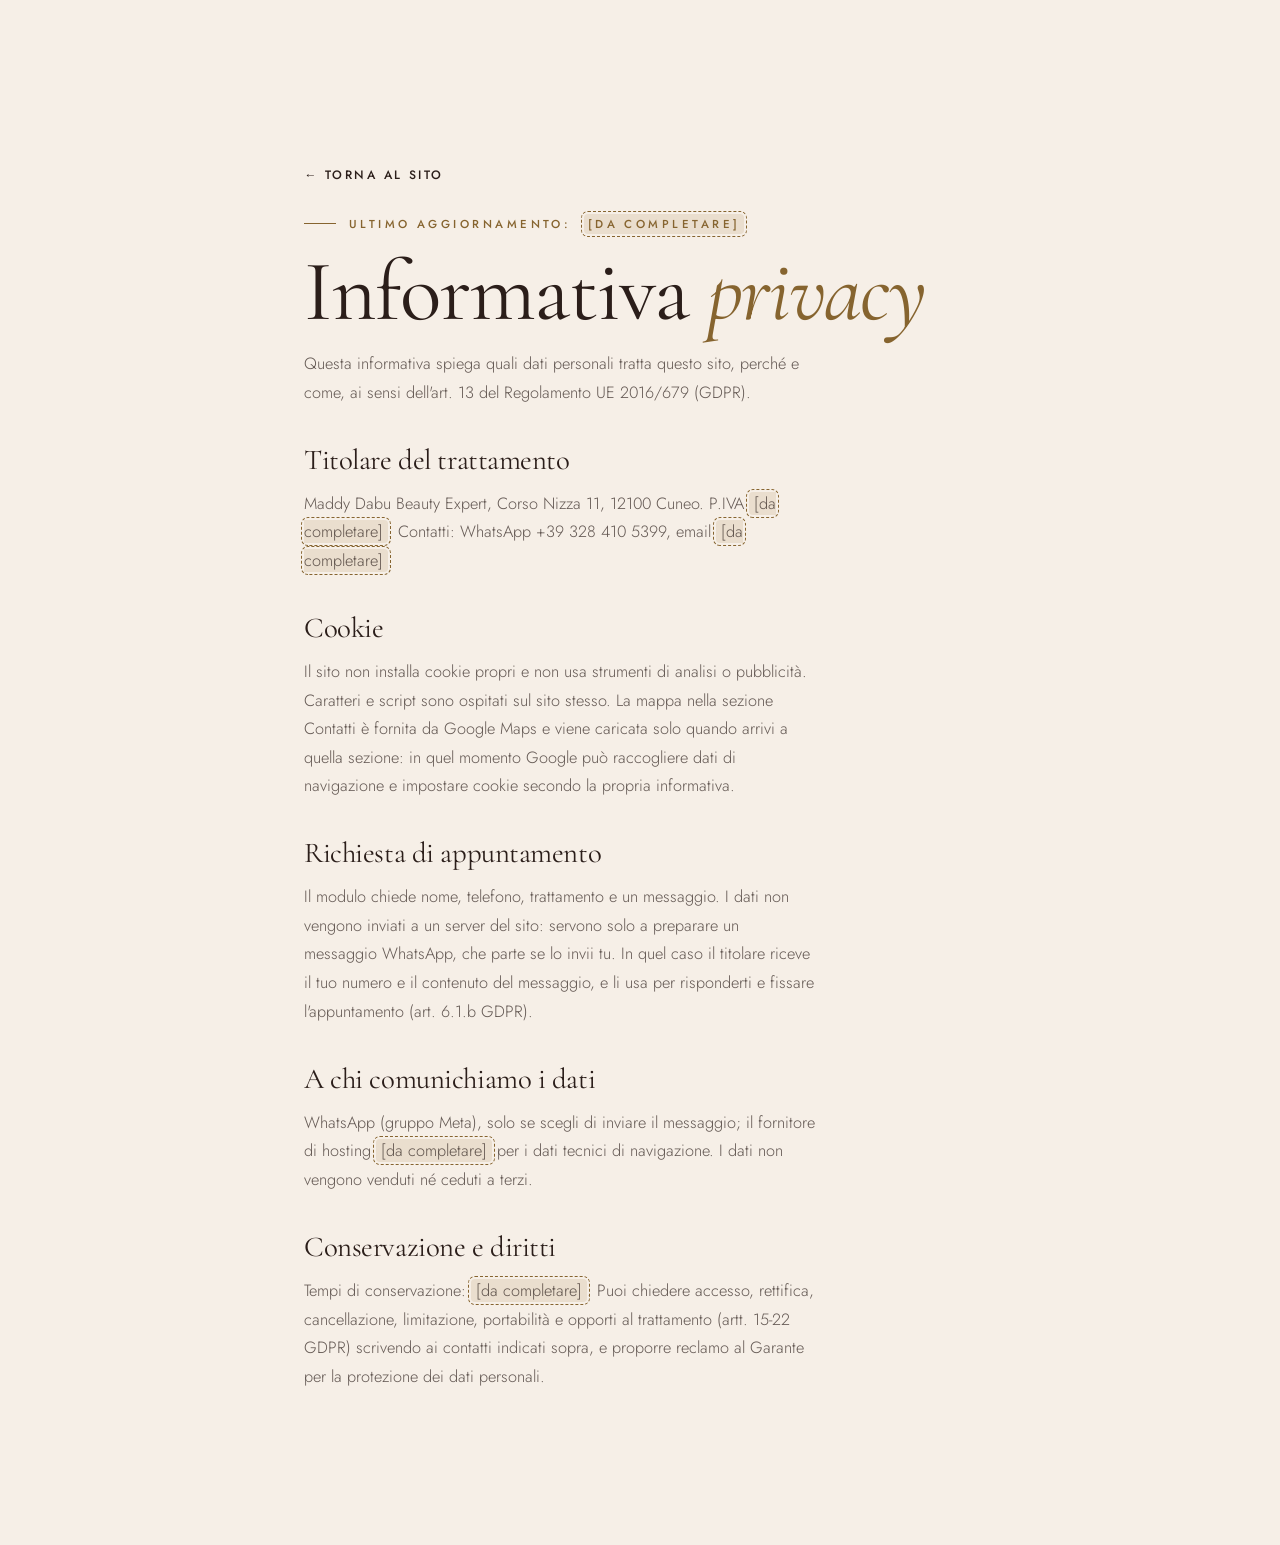
<file: public/privacy.html>
<!doctype html>
<html lang="it">
<head>
<meta charset="utf-8">
<meta name="viewport" content="width=device-width, initial-scale=1, viewport-fit=cover">
<title>Informativa privacy | Maddy Dabu Beauty Expert</title>
<meta name="description" content="Informativa sul trattamento dei dati personali del sito di Maddy Dabu Beauty Expert, centro estetico a Cuneo.">
<meta name="robots" content="noindex, nofollow">
<link rel="icon" href="/favicon.ico" sizes="48x48">
<link rel="stylesheet" href="assets/css/style.css">
</head>
<body>
<main class="sez cont" style="max-width:48rem;display:grid;gap:1rem">
  <p><a class="link" href="/">← Torna al sito</a></p>
  <p class="occhiello">Ultimo aggiornamento: <span class="segnaposto">[da completare]</span></p>
  <h1 class="titolo">Informativa <em>privacy</em></h1>
  <p class="testo">Questa informativa spiega quali dati personali tratta questo sito, perché e come, ai sensi dell'art. 13 del Regolamento UE 2016/679 (GDPR).</p>

  <h2 class="titolo" style="font-size:1.8rem;margin-top:1.4rem">Titolare del trattamento</h2>
  <p class="testo">Maddy Dabu Beauty Expert, Corso Nizza 11, 12100 Cuneo. P.IVA <span class="segnaposto">[da completare]</span>. Contatti: WhatsApp +39 328 410 5399, email <span class="segnaposto">[da completare]</span>.</p>

  <h2 class="titolo" style="font-size:1.8rem;margin-top:1.4rem">Cookie</h2>
  <p class="testo">Il sito non installa cookie propri e non usa strumenti di analisi o pubblicità. Caratteri e script sono ospitati sul sito stesso. La mappa nella sezione Contatti è fornita da Google Maps e viene caricata solo quando arrivi a quella sezione: in quel momento Google può raccogliere dati di navigazione e impostare cookie secondo la propria informativa.</p>

  <h2 class="titolo" style="font-size:1.8rem;margin-top:1.4rem">Richiesta di appuntamento</h2>
  <p class="testo">Il modulo chiede nome, telefono, trattamento e un messaggio. I dati non vengono inviati a un server del sito: servono solo a preparare un messaggio WhatsApp, che parte se lo invii tu. In quel caso il titolare riceve il tuo numero e il contenuto del messaggio, e li usa per risponderti e fissare l'appuntamento (art. 6.1.b GDPR).</p>

  <h2 class="titolo" style="font-size:1.8rem;margin-top:1.4rem">A chi comunichiamo i dati</h2>
  <p class="testo">WhatsApp (gruppo Meta), solo se scegli di inviare il messaggio; il fornitore di hosting <span class="segnaposto">[da completare]</span> per i dati tecnici di navigazione. I dati non vengono venduti né ceduti a terzi.</p>

  <h2 class="titolo" style="font-size:1.8rem;margin-top:1.4rem">Conservazione e diritti</h2>
  <p class="testo">Tempi di conservazione: <span class="segnaposto">[da completare]</span>. Puoi chiedere accesso, rettifica, cancellazione, limitazione, portabilità e opporti al trattamento (artt. 15-22 GDPR) scrivendo ai contatti indicati sopra, e proporre reclamo al Garante per la protezione dei dati personali.</p>
</main>
</body>
</html>
</file>
<file: public/assets/css/style.css>
@font-face { font-family: 'Cormorant Garamond'; font-style: normal; font-weight: 300 700; font-display: swap; src: url('../fonts/cormorant-garamond-latin-wght-normal.woff2') format('woff2'); }
@font-face { font-family: 'Cormorant Garamond'; font-style: italic; font-weight: 300 700; font-display: swap; src: url('../fonts/cormorant-garamond-latin-wght-italic.woff2') format('woff2'); }
@font-face { font-family: 'Jost'; font-style: normal; font-weight: 100 900; font-display: swap; src: url('../fonts/jost-latin-wght-normal.woff2') format('woff2'); }

:root {
  --crema: #F6EFE7;
  --crema-2: #EFE4DA;
  --cipria: #E8CFC4;
  --cipria-2: #D9B3A6;
  --cacao: #2B1E1A;
  --cacao-2: rgba(43, 30, 26, .72);
  --cacao-3: rgba(43, 30, 26, .5);
  --oro: #86642F;
  --oro-tratto: #A9844C;
  --oro-chiaro: #D8BE8C;
  --linea: rgba(43, 30, 26, .14);
  --serif: 'Cormorant Garamond', 'Cormorant', Garamond, 'Times New Roman', serif;
  --sans: 'Jost', 'Futura', 'Helvetica Neue', Arial, sans-serif;
  --gut: max(20px, env(safe-area-inset-left, 0px));
  --gut-d: max(20px, env(safe-area-inset-right, 0px));
  --r: 22px;
  --ease: cubic-bezier(.22, .9, .25, 1);
}
@media (min-width: 900px) { :root { --gut: max(48px, env(safe-area-inset-left, 0px)); --gut-d: max(48px, env(safe-area-inset-right, 0px)); } }

*, *::before, *::after { box-sizing: border-box; }
html { -webkit-text-size-adjust: 100%; overflow-anchor: none; }
body { margin: 0; background: var(--crema); color: var(--cacao); font-family: var(--sans); font-weight: 300; font-size: 1.02rem; line-height: 1.75; -webkit-font-smoothing: antialiased; overflow-x: clip; }
img { display: block; max-width: 100%; height: auto; }
a { color: inherit; text-decoration: none; }
button, input, select, textarea { font: inherit; color: inherit; }
h1, h2, h3, p, ul, ol, figure, address { margin: 0; }
ul, ol { padding: 0; list-style: none; }
em { font-style: italic; }
address { font-style: normal; }
:focus-visible { outline: 2px solid var(--oro); outline-offset: 4px; border-radius: 6px; }
.salta { position: fixed; left: 12px; top: -60px; z-index: 300; background: var(--cacao); color: var(--crema); padding: .6rem 1rem; border-radius: 999px; }
.salta:focus { top: 12px; }
.segnaposto { background: rgba(169, 132, 76, .16); outline: 1px dashed var(--oro); outline-offset: 2px; border-radius: 4px; padding: 0 .3em; }

.cont { width: 100%; max-width: 1240px; margin-inline: auto; padding-left: var(--gut); padding-right: var(--gut-d); }
.sez { position: relative; padding-block: clamp(5rem, 4rem + 7vw, 10rem); }
.occhiello { display: inline-flex; align-items: center; gap: .8rem; font-size: .72rem; font-weight: 500; letter-spacing: .3em; text-transform: uppercase; color: var(--oro); }
.occhiello::before { content: ""; width: 2rem; height: 1px; background: currentColor; }
.titolo { font-family: var(--serif); font-weight: 400; font-size: clamp(2.7rem, 1.7rem + 4.6vw, 5.8rem); line-height: .98; letter-spacing: -0.015em; text-wrap: balance; }
.titolo em, .hero-frase em, .pd-frase em, .piede-frase em { color: var(--oro); }
.testo { color: var(--cacao-2); max-width: 32rem; }

.btn { position: relative; display: inline-flex; align-items: center; gap: .75rem; padding: 1.05rem 1.6rem; border-radius: 999px; background: var(--cacao); color: var(--crema); border: 0; cursor: pointer; font-size: .78rem; font-weight: 500; letter-spacing: .16em; text-transform: uppercase; overflow: hidden; isolation: isolate; }
.btn::before { content: ""; position: absolute; inset: 0; z-index: -1; border-radius: inherit; background: var(--oro); transform: translateY(101%); transition: transform .6s var(--ease); }
.btn:hover::before { transform: none; }
.btn svg { width: 1rem; height: 1rem; fill: none; stroke: currentColor; stroke-width: 1.6; transition: transform .5s var(--ease); }
.btn:hover svg { transform: translateX(4px); }
.btn--piccolo { padding: .78rem 1.15rem; font-size: .68rem; white-space: nowrap; }
.link { display: inline-flex; align-items: center; gap: .55rem; font-size: .76rem; font-weight: 500; letter-spacing: .2em; text-transform: uppercase; color: var(--cacao); padding-block: .4rem; background: linear-gradient(var(--oro), var(--oro)) 0 100% / 0 1px no-repeat; transition: background-size .6s var(--ease); }
.link:hover { background-size: 100% 1px; }
.link svg { width: .95rem; height: .95rem; fill: none; stroke: currentColor; stroke-width: 1.6; }

/* ── INTRO: l'anello del logo si disegna, poi l'occhio si apre sull'hero ── */
.intro { display: none; }
html.js .intro {
  position: fixed; inset: 0; z-index: 200; display: grid; place-items: center; background: var(--crema);
  --apre: 0px;
  -webkit-mask: linear-gradient(#000 0 0), url("data:image/svg+xml,%3Csvg xmlns='http://www.w3.org/2000/svg' viewBox='0 0 200 100'%3E%3Cpath d='M0 50 Q100 -40 200 50 Q100 140 0 50 Z'/%3E%3C/svg%3E") center / var(--apre) calc(var(--apre) * .5) no-repeat;
  -webkit-mask-composite: xor;
  mask: linear-gradient(#000 0 0), url("data:image/svg+xml,%3Csvg xmlns='http://www.w3.org/2000/svg' viewBox='0 0 200 100'%3E%3Cpath d='M0 50 Q100 -40 200 50 Q100 140 0 50 Z'/%3E%3C/svg%3E") center / var(--apre) calc(var(--apre) * .5) no-repeat;
  mask-composite: exclude;
}
html.no-intro .intro { display: none; }
.intro-anello { position: absolute; width: min(56vw, 260px); height: auto; overflow: visible; }
.intro-anello circle { fill: none; stroke: var(--oro-tratto); stroke-width: 1.2; stroke-dasharray: 566; stroke-dashoffset: 566; transform: rotate(-90deg); transform-origin: 100px 100px; }
.intro-md { position: relative; display: flex; font-family: var(--serif); font-size: clamp(4rem, 18vw, 7rem); line-height: 1; color: var(--cacao); }
.intro-md span { display: inline-block; }
.intro-md span + span { margin-left: -.08em; font-style: italic; color: var(--oro); }
.intro-nome { position: absolute; top: calc(50% + min(28vw, 130px) + 1.6rem); font-size: .74rem; letter-spacing: .5em; text-transform: uppercase; color: var(--cacao-2); }

/* ── NAV ── */
.nav { position: fixed; z-index: 60; top: max(10px, env(safe-area-inset-top, 0px)); left: 50%; translate: -50% 0; width: min(1180px, calc(100% - 20px)); transition: width .8s var(--ease); }
.nav-in { display: flex; align-items: center; gap: .6rem; padding: .5rem .5rem .5rem 1rem; border-radius: 999px; background: rgba(246, 239, 231, .6); border: 1px solid rgba(255, 255, 255, .6); -webkit-backdrop-filter: blur(16px) saturate(1.3); backdrop-filter: blur(16px) saturate(1.3); box-shadow: 0 10px 40px -24px rgba(43, 30, 26, .45); }
.nav.stretta { width: min(1020px, calc(100% - 20px)); }
.nav-logo { display: inline-flex; align-items: center; gap: .55rem; font-family: var(--serif); font-size: 1.25rem; line-height: 1; margin-right: auto; white-space: nowrap; }
.nav-logo em { color: var(--oro); }
.mono { display: inline-grid; place-items: center; width: 2rem; height: 2rem; border-radius: 50%; border: 1px solid var(--oro); font-size: .78rem; letter-spacing: -.02em; color: var(--oro); }
.nav-link { display: none; gap: clamp(1rem, 1.6vw, 1.7rem); white-space: nowrap; font-size: .72rem; font-weight: 500; letter-spacing: .2em; text-transform: uppercase; margin-right: 1rem; }
.nav-link a { position: relative; padding-block: .3rem; }
.nav-link a::after { content: ""; position: absolute; left: 0; right: 0; bottom: 0; height: 1px; background: var(--oro); transform: scaleX(0); transform-origin: right; transition: transform .5s var(--ease); }
.nav-link a:hover::after { transform: scaleX(1); transform-origin: left; }
.nav-menu { display: inline-grid; place-items: center; width: 2.75rem; height: 2.75rem; border-radius: 50%; border: 1px solid var(--linea); background: transparent; cursor: pointer; }
.nav-menu span { display: block; width: 1rem; height: 1px; background: currentColor; box-shadow: 0 -4px 0 currentColor, 0 4px 0 currentColor; }
.corto { display: none; }
@media (max-width: 520px) { .lungo { display: none; } .corto { display: inline; } .nav-logo > span:last-child { display: none; } }
@media (min-width: 1000px) { .nav-link { display: flex; } .nav-menu { display: none; } }

.menu { position: fixed; inset: 0; z-index: 70; display: flex; flex-direction: column; justify-content: center; gap: 1.4rem; padding: 6rem var(--gut-d) 3rem var(--gut); background: var(--crema); clip-path: circle(0% at calc(100% - 40px) 36px); transition: clip-path .9s cubic-bezier(.76, 0, .24, 1); visibility: hidden; }
.menu.aperto { clip-path: circle(150% at calc(100% - 40px) 36px); visibility: visible; }
.menu a { display: block; overflow: hidden; font-family: var(--serif); font-size: clamp(2.6rem, 12vw, 4rem); line-height: 1.05; }
.menu a span { display: inline-block; transform: translateY(110%); transition: transform .8s var(--ease); }
.menu a em { color: var(--oro); }
.menu.aperto a span { transform: none; }
.menu a:nth-of-type(2) span { transition-delay: .05s; } .menu a:nth-of-type(3) span { transition-delay: .1s; } .menu a:nth-of-type(4) span { transition-delay: .15s; } .menu a:nth-of-type(5) span { transition-delay: .2s; }
.menu p { margin-top: 1.2rem; font-size: .76rem; letter-spacing: .24em; text-transform: uppercase; color: var(--cacao-2); }
.menu-chiudi { position: absolute; top: max(16px, env(safe-area-inset-top, 0px)); right: var(--gut-d); width: 2.9rem; height: 2.9rem; border-radius: 50%; border: 1px solid var(--linea); background: none; font-size: 1.4rem; line-height: 1; cursor: pointer; }

.avanzamento { position: fixed; left: 0; right: 0; top: 0; z-index: 80; height: 2px; pointer-events: none; }
.avanzamento i { display: block; height: 100%; background: linear-gradient(90deg, var(--oro-chiaro), var(--oro)); transform-origin: left; transform: scaleX(var(--p, 0)); }

/* ── HERO ── */
.hero { position: relative; min-height: 100vh; min-height: 100svh; overflow: hidden; isolation: isolate; display: grid; align-items: center; padding-block: 6.5rem 4.5rem; }
.seta { position: absolute; inset: 0; z-index: -1; width: 100%; height: 100%; }
.hero::after { content: ""; position: absolute; inset: 0; z-index: -1; pointer-events: none; opacity: .5; background-image: url("data:image/svg+xml,%3Csvg xmlns='http://www.w3.org/2000/svg' width='160' height='160'%3E%3Cfilter id='n'%3E%3CfeTurbulence type='fractalNoise' baseFrequency='.85' numOctaves='2' stitchTiles='stitch'/%3E%3CfeColorMatrix values='0 0 0 0 .17 0 0 0 0 .12 0 0 0 0 .1 0 0 0 .09 0'/%3E%3C/filter%3E%3Crect width='100%25' height='100%25' filter='url(%23n)'/%3E%3C/svg%3E"); }
.hero-in { position: relative; width: 100%; max-width: 1240px; margin-inline: auto; padding-left: var(--gut); padding-right: var(--gut-d); display: grid; grid-template-columns: 1fr; gap: 1.4rem; }
.hero-titolo { position: relative; z-index: 2; font-family: var(--serif); font-weight: 400; font-size: clamp(5.4rem, 29vw, 15rem); line-height: .8; letter-spacing: -0.03em; pointer-events: none; }
.hero-titolo .riga { display: block; }
.hero-titolo .riga--2 { padding-left: .55em; color: var(--oro); }
.hero-foto { position: relative; justify-self: end; width: min(62vw, 340px); margin-top: -3.4rem; }
.arco { position: relative; overflow: hidden; border-radius: 999px 999px var(--r) var(--r); aspect-ratio: 4 / 5; background: var(--cipria); }
.arco img { width: 100%; height: 100%; object-fit: cover; }
.hero-foto .arco img { transform-origin: 50% 40%; }
.sopracciglio { position: absolute; left: 3%; top: 3%; width: 82%; height: auto; z-index: 2; overflow: visible; pointer-events: none; mix-blend-mode: multiply; rotate: -4deg; }
.sopracciglio path { fill: none; stroke: #4a3026; stroke-linecap: round; }
.giro { position: absolute; left: -22%; bottom: -10%; width: 42%; height: auto; z-index: 3; animation: gira 22s linear infinite; }
.giro text { font-family: var(--sans); font-size: 12.5px; font-weight: 500; letter-spacing: 3.2px; text-transform: uppercase; fill: var(--cacao); }
@keyframes gira { to { transform: rotate(360deg); } }
.hero-testo { display: grid; gap: 1.4rem; max-width: 26rem; }
.hero-frase { font-family: var(--serif); font-size: clamp(1.45rem, 1.2rem + 1vw, 2rem); line-height: 1.2; }
.hero .btn { justify-self: start; }
.scorri { position: absolute; left: 50%; bottom: max(1rem, env(safe-area-inset-bottom, 0px)); translate: -50% 0; display: grid; justify-items: center; gap: .5rem; font-size: .62rem; letter-spacing: .3em; text-transform: uppercase; color: var(--cacao-2); }
.scorri i { display: block; width: 1px; height: 2.6rem; background: linear-gradient(var(--oro), transparent); transform-origin: top; animation: scendi 2.2s ease-in-out infinite; }
@keyframes scendi { 0% { transform: scaleY(0); } 50% { transform: scaleY(1); transform-origin: top; } 51% { transform-origin: bottom; } 100% { transform: scaleY(0); transform-origin: bottom; } }
@media (max-width: 899px) { .scorri { display: none; } }
@media (min-width: 900px) {
  .hero-in { grid-template-columns: 1.25fr .9fr; grid-template-areas: "occ occ" "tit foto" "txt foto"; column-gap: 3rem; row-gap: 1.6rem; align-items: end; }
  .hero-in .occhiello { grid-area: occ; }
  .hero-titolo { grid-area: tit; font-size: clamp(8rem, 17vw, 16rem); }
  .hero-foto { grid-area: foto; width: min(30vw, 400px); margin-top: 0; justify-self: center; align-self: center; }
  .hero-testo { grid-area: txt; }
}

/* ── NASTRO ── */
.nastro { overflow: hidden; padding-block: clamp(1.2rem, 3vw, 2.2rem); border-block: 1px solid var(--linea); background: var(--crema-2); }
.nastro-in { display: flex; align-items: center; gap: clamp(1.2rem, 3vw, 2.6rem); width: max-content; padding-right: clamp(1.2rem, 3vw, 2.6rem); font-family: var(--serif); font-size: clamp(2.6rem, 1.8rem + 4vw, 5.6rem); line-height: 1; white-space: nowrap; animation: nastro 40s linear infinite; }
.nastro-in span { color: transparent; -webkit-text-stroke: 1px var(--cacao); }
.nastro-in span em { color: var(--oro); -webkit-text-stroke: 0; }
.nastro-in b { font-size: .4em; color: var(--oro); font-weight: 400; }
@keyframes nastro { to { transform: translateX(-50%); } }

/* ── CHI SONO ── */
.chi-griglia { display: grid; gap: 3.4rem; }
@media (min-width: 900px) { .chi-griglia { grid-template-columns: .85fr 1fr; gap: clamp(3rem, 7vw, 8rem); align-items: center; } }
.chi-foto { position: relative; width: min(78vw, 420px); padding-bottom: 3.2rem; }
.arco--alto { aspect-ratio: 300 / 330; }
.arco--alto img { object-position: 50% 20%; }
.chi-tondo { position: absolute; right: -18%; bottom: 0; width: 46%; border-radius: 50%; border: 5px solid var(--crema); overflow: hidden; background: var(--cipria); box-shadow: 0 20px 40px -24px rgba(43, 30, 26, .5); }
.chi-testo { display: grid; gap: 1.5rem; }
.colora { font-family: var(--serif); font-size: clamp(1.55rem, 1.25rem + 1.3vw, 2.4rem); line-height: 1.25; }
.colora .parola { color: #B5978C; }

/* ── TRATTAMENTI ── */
.tratt-testa { display: flex; flex-wrap: wrap; align-items: end; justify-content: space-between; gap: 2rem; margin-bottom: clamp(2.4rem, 5vw, 4rem); }
.tratt-testa > div { display: grid; gap: 1.2rem; max-width: 40rem; }
.occhio { width: min(46vw, 220px); height: auto; overflow: visible; cursor: pointer; }
.occhio-bianco { fill: #fbf7f2; }
.iride { fill: #8a6a52; }
.pupilla { fill: var(--cacao); }
.riflesso { fill: #fff; opacity: .9; }
.palpebra { fill: var(--cipria); }
.occhio-bordo { fill: none; stroke: var(--cacao); stroke-width: 1.4; }
.ciglia path { stroke: var(--cacao); stroke-width: 1.4; stroke-linecap: round; fill: none; }
.tratt-lista { border-top: 1px solid var(--linea); }
.voce { border-bottom: 1px solid var(--linea); }
.voce > button { width: 100%; display: grid; grid-template-columns: 2.6rem 1fr auto; align-items: baseline; gap: .8rem; padding: 1.3rem 0; background: none; border: 0; text-align: left; cursor: pointer; }
.voce .n { font-size: .72rem; font-weight: 500; letter-spacing: .2em; color: var(--oro); }
.voce .nome { font-family: var(--serif); font-size: clamp(1.9rem, 1.4rem + 2.4vw, 3.6rem); line-height: 1.02; letter-spacing: -0.01em; transition: transform .7s var(--ease), color .4s; }
.voce .nome em { color: var(--oro); }
.piu { position: relative; width: 1.1rem; height: 1.1rem; align-self: center; }
.piu::before, .piu::after { content: ""; position: absolute; left: 0; right: 0; top: 50%; height: 1px; background: var(--cacao); transition: transform .5s var(--ease); }
.piu::after { transform: rotate(90deg); }
.voce.aperta .piu::after { transform: rotate(0deg); }
.voce-corpo { display: grid; grid-template-rows: 0fr; transition: grid-template-rows .7s var(--ease); }
.voce-corpo > div { overflow: hidden; display: grid; gap: 1rem; padding-left: 3.4rem; }
.voce.aperta .voce-corpo { grid-template-rows: 1fr; }
.voce-corpo p { color: var(--cacao-2); max-width: 30rem; padding-bottom: 1.5rem; }
.voce-corpo img { width: min(60vw, 240px); border-radius: 999px 999px 16px 16px; aspect-ratio: 4 / 5; object-fit: cover; }
html:not(.js) .voce-corpo { grid-template-rows: 1fr; }
.anteprima { display: none; }
@media (hover: hover) and (pointer: fine) and (min-width: 900px) {
  .voce > button:hover .nome { transform: translateX(1.2rem); color: var(--oro); }
  .voce-corpo img { display: none; }
  .anteprima { display: block; position: fixed; left: 0; top: 0; z-index: 40; width: 220px; aspect-ratio: 4 / 5; border-radius: 999px 999px 18px 18px; overflow: hidden; pointer-events: none; opacity: 0; scale: .6; transition: opacity .35s ease, scale .5s var(--ease); box-shadow: 0 30px 60px -30px rgba(43, 30, 26, .55); }
  .anteprima.on { opacity: 1; scale: 1; }
  .anteprima img { width: 100%; height: 100%; object-fit: cover; }
}

/* ── GALLERIA: pannello scuro, titolo largo, binario di card che ruotano sull'asse ── */
@font-face { font-family: 'Syncopate'; font-style: normal; font-weight: 700; font-display: swap; src: url('../fonts/syncopate-latin-700-normal.woff2') format('woff2'); }
@font-face { font-family: 'Jost'; font-style: italic; font-weight: 100 900; font-display: swap; src: url('../fonts/jost-latin-wght-italic.woff2') format('woff2'); }
.gal { position: relative; overflow: hidden; background:
  radial-gradient(60% 45% at 15% 10%, rgba(160, 110, 80, .55), transparent 70%),
  radial-gradient(50% 40% at 85% 5%, rgba(120, 78, 52, .5), transparent 70%),
  radial-gradient(70% 50% at 50% 100%, rgba(150, 100, 70, .45), transparent 70%),
  #C9A38A; }
.gal::before { content: ""; position: absolute; inset: -20%; pointer-events: none; opacity: .35; filter: blur(40px);
  background: radial-gradient(30% 20% at 30% 30%, #6e4430, transparent 70%), radial-gradient(25% 18% at 70% 60%, #f3dccb, transparent 70%), radial-gradient(20% 15% at 20% 80%, #5a3626, transparent 70%);
  animation: fumo 26s ease-in-out infinite alternate; }
@keyframes fumo { to { transform: translate(6%, -4%) rotate(8deg) scale(1.1); } }
.lv { position: relative; padding-block: clamp(4rem, 3rem + 5vw, 7rem) clamp(3rem, 6vw, 5rem); }
.lv-testa { display: grid; gap: 1.2rem; margin-bottom: clamp(1.8rem, 4vw, 3rem); }
@media (min-width: 900px) { .lv-testa { grid-template-columns: 1fr 1fr; align-items: center; } }
.lv-titolo { font-family: 'Syncopate', 'Helvetica Neue', Arial, sans-serif; font-weight: 700; font-size: clamp(1.7rem, 1rem + 3.4vw, 3.4rem); line-height: 1.02; letter-spacing: .02em; color: #3a1f14; text-transform: lowercase; }
.lv-titolo span { display: block; }
.lv-titolo span:first-letter { text-transform: uppercase; }
.lv-sotto { font-style: italic; font-size: clamp(1rem, .95rem + .3vw, 1.2rem); line-height: 1.45; color: #2f1a12; max-width: 28rem; }
.lv-pannello { position: relative; margin-inline: max(10px, calc((100% - 1240px) / 2 + var(--gut))) max(10px, calc((100% - 1240px) / 2 + var(--gut-d))); padding: clamp(1.6rem, 4vw, 3.4rem) 0 clamp(1.6rem, 3vw, 2.6rem); background: #17110f; color: #f4ece6; border-radius: 6px; box-shadow: 0 0 0 clamp(8px, 1.4vw, 14px) rgba(110, 72, 52, .55), 0 50px 90px -40px rgba(30, 15, 8, .8); overflow: hidden; isolation: isolate; }
.lv-pannello-testa { display: grid; gap: 1rem; padding-inline: clamp(1.2rem, 4vw, 3.6rem); align-items: center; }
@media (min-width: 900px) { .lv-pannello-testa { grid-template-columns: 15rem 1fr; gap: 2rem; } }
.lv-mini { font-style: italic; font-size: .92rem; line-height: 1.35; color: rgba(244, 236, 230, .85); max-width: 16rem; order: 2; }
@media (min-width: 900px) { .lv-mini { order: 0; } }
.lv-gigante { font-family: 'Syncopate', 'Helvetica Neue', Arial, sans-serif; font-weight: 700; font-size: clamp(2.6rem, 13vw, 8.6rem); line-height: .9; letter-spacing: .01em; white-space: nowrap; text-align: center; }
@media (min-width: 900px) { .lv-gigante { text-align: right; } }
.lv-gigante span { display: inline-block; }
.lv-i { font-size: .62em; vertical-align: baseline; }
.lv-scena { position: relative; perspective: 1300px; perspective-origin: 50% 40%; height: clamp(21rem, 70vw, min(30rem, 56vh)); cursor: grab; margin-top: clamp(1rem, 3vw, 2.4rem); }
.lv-binario { position: absolute; inset: 0; transform-style: preserve-3d; }
.lv-card { position: absolute; left: 50%; top: 50%; width: clamp(11.5rem, 46vw, 16.5rem); aspect-ratio: 3 / 4.15; margin: calc(clamp(11.5rem, 46vw, 16.5rem) * -.69) 0 0 calc(clamp(11.5rem, 46vw, 16.5rem) * -.5); transform-style: preserve-3d; will-change: transform; }
.lv-card figure { position: relative; width: 100%; height: 100%; border-radius: 22px; overflow: hidden; background: #3a2a22; box-shadow: 0 30px 50px -28px rgba(0, 0, 0, .9); backface-visibility: hidden; }
.lv-card img { width: 100%; height: 100%; object-fit: cover; transform: scale(1.12); transform-origin: 50% 50%; }
.lv-card figure::after { content: ""; position: absolute; inset: 0; background: linear-gradient(180deg, rgba(23, 17, 15, 0) 45%, rgba(23, 17, 15, .72)); pointer-events: none; }
.lv-card figcaption { position: absolute; left: 1rem; right: 1rem; bottom: 1rem; z-index: 2; font-size: clamp(.8rem, .7rem + .4vw, 1.05rem); font-weight: 400; letter-spacing: .04em; text-transform: uppercase; color: #fff; line-height: 1.2; }
.lv-chip { position: absolute; left: .9rem; top: .9rem; z-index: 2; padding: .32rem .8rem; border-radius: 999px; background: rgba(255, 255, 255, .22); -webkit-backdrop-filter: blur(8px); backdrop-filter: blur(8px); font-size: .7rem; color: #fff; }
.lv-frecce { display: flex; align-items: center; justify-content: center; gap: .6rem; margin-top: clamp(1rem, 3vw, 2rem); }
.lv-frecce button { width: 4.2rem; height: 2.8rem; border-radius: 999px; border: 1px solid rgba(244, 236, 230, .8); background: none; color: #f4ece6; cursor: pointer; display: grid; place-items: center; transition: background .4s, color .4s, opacity .4s; }
.lv-frecce button:first-child { border-color: rgba(244, 236, 230, .3); }
.lv-frecce button:hover { background: #f4ece6; color: #17110f; }
.lv-frecce button:disabled { opacity: .3; cursor: default; background: none; color: #f4ece6; }
.lv-frecce svg { width: 1.1rem; height: 1.1rem; fill: none; stroke: currentColor; stroke-width: 1.6; }
.lv-conta { min-width: 4.8rem; text-align: center; font-size: .8rem; letter-spacing: .14em; color: rgba(244, 236, 230, .6); font-variant-numeric: tabular-nums; }
.lv-conta b { font-weight: 500; color: #f4ece6; }
/* senza animazioni: una fila che si scorre col dito */
.lv.statico .lv-scena, html:not(.js) .lv-scena { height: auto; perspective: none; }
.lv.statico .lv-binario, html:not(.js) .lv-binario { position: static; display: flex; gap: 1rem; overflow-x: auto; scroll-snap-type: x mandatory; padding: 0 clamp(1.2rem, 4vw, 3.6rem) 1rem; }
.lv.statico .lv-card, html:not(.js) .lv-card { position: relative; left: auto; top: auto; margin: 0; flex: none; scroll-snap-align: center; transform: none !important; }
.lv.statico .lv-frecce, html:not(.js) .lv-frecce { display: none; }
.gal .prima-dopo { position: relative; }
.gal .pd-testo .occhiello, .gal .pd-frase em { color: #4a2a1c; }

.prima-dopo { display: grid; gap: 2.4rem; padding-block: clamp(3rem, 6vw, 6rem) clamp(5rem, 8vw, 8rem); }
@media (min-width: 900px) { .prima-dopo { grid-template-columns: auto 1fr; align-items: center; gap: clamp(3rem, 7vw, 8rem); } }
.pd { position: relative; width: min(84vw, 400px); aspect-ratio: 300 / 380; border-radius: var(--r); overflow: hidden; user-select: none; -webkit-user-select: none; touch-action: pan-y; cursor: ew-resize; box-shadow: 0 40px 70px -40px rgba(43, 30, 26, .7); background: var(--cipria); }
.pd img { position: absolute; inset: 0; width: 100%; height: 100%; object-fit: cover; pointer-events: none; }
.pd-prima { position: absolute; inset: 0; clip-path: inset(0 calc(100% - var(--pos)) 0 0); }
.pd-et { position: absolute; top: .9rem; z-index: 2; padding: .3rem .8rem; border-radius: 999px; background: rgba(246, 239, 231, .88); font-size: .64rem; font-weight: 500; letter-spacing: .2em; text-transform: uppercase; color: var(--cacao); transition: opacity .3s; }
.pd-et--1 { left: .9rem; } .pd-et--2 { right: .9rem; background: var(--cacao); color: var(--crema); }
.pd-maniglia { position: absolute; top: 0; bottom: 0; left: var(--pos); z-index: 3; width: 2px; margin-left: -1px; background: var(--crema); pointer-events: none; }
.pd-maniglia i { position: absolute; left: 50%; top: 50%; width: 3.2rem; height: 3.2rem; margin: -1.6rem 0 0 -1.6rem; border-radius: 50%; background: rgba(246, 239, 231, .9); -webkit-backdrop-filter: blur(6px); backdrop-filter: blur(6px); box-shadow: 0 10px 24px -10px rgba(43, 30, 26, .6); }
.pd-maniglia i::before, .pd-maniglia i::after { content: ""; position: absolute; top: 50%; width: .5rem; height: .5rem; margin-top: -.25rem; border: solid var(--cacao); border-width: 0 0 1.5px 1.5px; }
.pd-maniglia i::before { left: .75rem; transform: rotate(45deg); }
.pd-maniglia i::after { right: .75rem; transform: rotate(-135deg); }
.pd-range { position: absolute; inset: 0; z-index: 4; width: 100%; height: 100%; margin: 0; opacity: 0; cursor: ew-resize; -webkit-appearance: none; appearance: none; touch-action: pan-y; }
.pd:has(.pd-range:focus-visible) { outline: 2px solid var(--oro); outline-offset: 4px; }
.pd-testo { display: grid; gap: 1.4rem; }
.pd-frase { font-family: var(--serif); font-size: clamp(2rem, 1.5rem + 2.4vw, 3.6rem); line-height: 1.05; max-width: 18ch; }

/* ── COME FUNZIONA: la pagina vira al cacao ── */
.come { background: var(--cacao); color: var(--crema); overflow: hidden; }
.come .titolo em { color: var(--oro-chiaro); }
.come .occhiello { color: var(--oro-chiaro); }
.come > .cont { display: grid; gap: 1.6rem; }
.filo-w { position: relative; margin-top: 2rem; --p: 0; }
.filo { position: absolute; left: 1.1rem; top: 1.2rem; bottom: 1.2rem; width: 1px; background: rgba(246, 239, 231, .18); }
.filo i { position: absolute; inset: 0; background: linear-gradient(var(--oro-chiaro), var(--oro)); transform-origin: top; transform: scaleY(var(--p)); }
.filo b { position: absolute; left: 50%; top: calc(var(--p) * 100%); width: 10px; height: 10px; margin: -5px 0 0 -5px; border-radius: 50%; background: var(--oro-chiaro); box-shadow: 0 0 0 6px rgba(216, 190, 140, .18), 0 0 24px 6px rgba(216, 190, 140, .5); }
.passi { display: grid; gap: 2.6rem; }
.passi li { position: relative; display: grid; gap: .5rem; padding-left: 3.6rem; opacity: .35; transition: opacity .7s var(--ease); }
.passi li.on, html:not(.js) .passi li { opacity: 1; }
.passo-n { position: absolute; left: 0; top: 0; width: 2.2rem; height: 2.2rem; border-radius: 50%; display: grid; place-items: center; background: var(--cacao); border: 1px solid rgba(216, 190, 140, .5); font-family: var(--serif); font-size: 1rem; color: var(--oro-chiaro); transition: background .6s, color .6s; }
.passi li.on .passo-n { background: var(--oro-chiaro); color: var(--cacao); }
.passi h3 { font-family: var(--serif); font-weight: 400; font-size: clamp(1.9rem, 1.5rem + 1.8vw, 3rem); line-height: 1.05; }
.passi p { color: rgba(246, 239, 231, .72); max-width: 26rem; }
@media (min-width: 900px) {
  .filo { left: 1.1rem; right: 1.1rem; top: 1.1rem; bottom: auto; width: auto; height: 1px; }
  .filo i { transform-origin: left; transform: scaleX(var(--p)); background: linear-gradient(90deg, var(--oro-chiaro), var(--oro)); }
  .filo b { left: calc(var(--p) * 100%); top: 50%; }
  .passi { grid-template-columns: repeat(3, 1fr); gap: 3rem; }
  .passi li { padding: 3.6rem 0 0; }
}

/* ── CONTATTI ── */
.cont-griglia { display: grid; gap: 3rem; }
@media (min-width: 900px) { .cont-griglia { grid-template-columns: 1fr 1fr; gap: clamp(3rem, 7vw, 8rem); align-items: start; } }
.cont-testo { display: grid; gap: 1.5rem; align-content: start; }
.cont-testo address { color: var(--cacao-2); }
.cont-testo address strong { font-weight: 500; color: var(--cacao); }
.cont-link { display: grid; gap: .6rem; }
.cont-link a { display: inline-flex; padding: .9rem 1.3rem; border-radius: 999px; border: 1px solid var(--linea); font-size: .92rem; transition: background .4s, color .4s, border-color .4s; }
.cont-link a:hover { background: var(--cacao); color: var(--crema); border-color: var(--cacao); }
.studio { display: grid; gap: .5rem; width: 220px; }
.studio img { width: 100%; border-radius: 14px; }
.studio figcaption { font-size: .78rem; color: var(--cacao-3); font-style: italic; font-family: var(--serif); font-size: 1rem; }
.modulo { display: grid; gap: 1.3rem; padding: clamp(1.5rem, 4vw, 2.6rem); border-radius: calc(var(--r) + 8px); background: #fbf7f2; border: 1px solid var(--linea); box-shadow: 0 30px 60px -40px rgba(43, 30, 26, .4); }
.modulo-titolo { font-family: var(--serif); font-size: 1.5rem; line-height: 1.2; }
.campo { display: grid; gap: .35rem; }
.campo label { font-size: .68rem; font-weight: 500; letter-spacing: .22em; text-transform: uppercase; color: var(--cacao-2); }
.campo input, .campo select, .campo textarea { width: 100%; border: 0; border-bottom: 1px solid rgba(43, 30, 26, .25); border-radius: 0; background: transparent; padding: .7rem 0; font-size: 1.05rem; font-weight: 400; -webkit-appearance: none; appearance: none; transition: border-color .4s; }
.campo select { background: url("data:image/svg+xml,%3Csvg xmlns='http://www.w3.org/2000/svg' viewBox='0 0 24 24' fill='none' stroke='%23A9844C' stroke-width='1.6'%3E%3Cpath d='M6 9l6 6 6-6'/%3E%3C/svg%3E") right center / 1.1rem no-repeat; padding-right: 1.6rem; }
.campo textarea { resize: vertical; min-height: 5.5rem; }
.campo input:focus, .campo select:focus, .campo textarea:focus { outline: none; border-color: var(--oro); }
.modulo-nota { font-size: .84rem; color: var(--cacao-2); }
.modulo-nota a { text-decoration: underline; text-underline-offset: 3px; }
.modulo-stato { min-height: 1.2em; font-size: .9rem; color: var(--oro); }
.modulo .btn { justify-self: start; }
.mappa-w { display: grid; gap: 1rem; margin-top: clamp(3rem, 6vw, 5rem); }
.mappa { position: relative; aspect-ratio: 16 / 10; border-radius: var(--r); overflow: hidden; background: var(--crema-2); display: grid; place-items: center; color: var(--cacao-3); font-size: .9rem; }
@media (max-width: 699px) { .mappa { aspect-ratio: 4 / 5; } }
.mappa iframe { position: absolute; inset: 0; width: 100%; height: 100%; border: 0; filter: grayscale(.4) sepia(.2); pointer-events: none; }
.mappa.attiva iframe { pointer-events: auto; }
.mappa-attiva { position: absolute; inset: 0; z-index: 2; display: grid; place-items: end center; padding: 1rem; border: 0; background: linear-gradient(transparent 60%, rgba(43, 30, 26, .35)); color: var(--crema); font-size: .74rem; font-weight: 500; letter-spacing: .18em; text-transform: uppercase; cursor: pointer; }

/* ── PIEDE ── */
.piede { background: var(--cacao); color: var(--crema); overflow: hidden; padding-top: clamp(4rem, 8vw, 6rem); }
.piede-alto { display: grid; gap: 1.6rem; padding-bottom: 2.6rem; }
@media (min-width: 900px) { .piede-alto { grid-template-columns: 1fr auto; align-items: end; } }
.piede-alto p { color: rgba(246, 239, 231, .72); }
.piede-alto a { border-bottom: 1px solid rgba(246, 239, 231, .3); }
.piede-frase { font-family: var(--serif); font-size: clamp(1.9rem, 1.4rem + 2vw, 3rem); line-height: 1.1; color: var(--crema) !important; }
.piede-frase em { color: var(--oro-chiaro) !important; }
.piede-nome { font-family: var(--serif); font-size: clamp(4rem, 21vw, 19rem); line-height: .8; letter-spacing: -0.035em; white-space: nowrap; text-align: center; color: rgba(246, 239, 231, .1); margin-bottom: -.1em; user-select: none; }
.piede-nome .lettera { display: inline-block; transition: color .5s; }
.piede-nome .lettera:hover { color: var(--oro-chiaro); }
.piede-basso { display: flex; flex-wrap: wrap; justify-content: space-between; gap: .5rem 2rem; padding-block: 1.3rem calc(1.3rem + env(safe-area-inset-bottom, 0px)); border-top: 1px solid rgba(246, 239, 231, .14); font-size: .72rem; letter-spacing: .12em; text-transform: uppercase; color: rgba(246, 239, 231, .6); }
.piede .segnaposto { background: rgba(216, 190, 140, .14); outline-color: var(--oro-chiaro); }

/* pulsante fisso sul telefono, compare dopo l'hero */
.wa-fisso { position: fixed; z-index: 55; left: 50%; bottom: max(14px, env(safe-area-inset-bottom, 0px)); translate: -50% 140%; padding: .95rem 1.5rem; border-radius: 999px; background: var(--cacao); color: var(--crema); font-size: .74rem; font-weight: 500; letter-spacing: .16em; text-transform: uppercase; white-space: nowrap; box-shadow: 0 16px 40px -16px rgba(43, 30, 26, .6); transition: translate .7s var(--ease); }
.wa-fisso.su { translate: -50% 0; }
@media (min-width: 900px) { .wa-fisso { display: none; } }

/* cerchio dorato dove tocchi */
.tocco { position: fixed; z-index: 90; width: 60px; height: 60px; margin: -30px 0 0 -30px; border-radius: 50%; border: 1px solid var(--oro); pointer-events: none; animation: tocco .8s var(--ease) forwards; }
@keyframes tocco { from { transform: scale(.2); opacity: 1; } to { transform: scale(1.6); opacity: 0; } }

/* cursore */
.cursore { display: none; }
@media (hover: hover) and (pointer: fine) {
  html.js .cursore { display: grid; place-items: center; position: fixed; left: 0; top: 0; z-index: 95; width: 34px; height: 34px; margin: -17px 0 0 -17px; border-radius: 50%; border: 1px solid var(--cacao); pointer-events: none; transition: width .5s var(--ease), height .5s var(--ease), margin .5s var(--ease), background .4s, border-color .4s; }
  .cursore span { font-size: .62rem; letter-spacing: .2em; text-transform: uppercase; font-weight: 500; color: var(--crema); opacity: 0; transition: opacity .3s; }
  .cursore.link { width: 54px; height: 54px; margin: -27px 0 0 -27px; border-color: var(--oro); }
  .cursore.vedi { width: 88px; height: 88px; margin: -44px 0 0 -44px; background: var(--oro); border-color: var(--oro); }
  .cursore.vedi span { opacity: 1; }
  .cursore.scuro { border-color: var(--crema); }
  .cursore.via { opacity: 0; }
}

@media (prefers-reduced-motion: reduce) {
  html { scroll-behavior: auto; }
  html.js .intro { display: none; }
  .giro, .nastro-in, .scorri i { animation: none; }
  .voce-corpo { transition: none; }
  .passi li { opacity: 1; }
  .seta { display: none; }
  .gal::before { animation: none; }
}

.palpebra { transform-box: view-box; transition: transform .14s ease-in; }
.occhio.chiuso .palpebra { transform: translateY(126px); }
.nav.su-scuro .nav-in { background: rgba(43, 30, 26, .55); border-color: rgba(246, 239, 231, .16); color: var(--crema); }
.nav.su-scuro .nav-menu { border-color: rgba(246, 239, 231, .3); }
.nav.su-scuro .btn { background: var(--oro-chiaro); color: var(--cacao); }
.nav-in { transition: background .5s, color .5s, border-color .5s; }
.link { min-height: 44px; }
.nav-logo { min-height: 44px; }
.piede-alto a { display: inline-block; padding-block: .55rem; }

.sr { position: absolute !important; width: 1px; height: 1px; overflow: hidden; clip: rect(0 0 0 0); white-space: nowrap; }

/* ── hero: pillole di vetro e miniatura ── */
.pillole { position: absolute; inset: 0; z-index: 4; pointer-events: none; }
.pil { position: absolute; display: inline-flex; align-items: center; gap: .45rem; padding: .45rem .85rem .45rem .6rem; border-radius: 999px; white-space: nowrap; font-size: .7rem; font-weight: 500; letter-spacing: .06em; color: var(--cacao); background: rgba(251, 247, 242, .55); border: 1px solid rgba(255, 255, 255, .7); -webkit-backdrop-filter: blur(10px) saturate(1.3); backdrop-filter: blur(10px) saturate(1.3); box-shadow: 0 12px 30px -16px rgba(43, 30, 26, .5); animation: galleggia 6s ease-in-out infinite alternate; }
.pil i { width: .45rem; height: .45rem; border-radius: 50%; background: var(--oro-tratto); box-shadow: 0 0 0 4px rgba(169, 132, 76, .2); }
.pil--1 { left: -26%; top: 22%; }
.pil--2 { right: -10%; top: 58%; animation-delay: -2s; }
.pil--3 { right: -14%; bottom: 10%; animation-delay: -4s; }
@keyframes galleggia { from { transform: translateY(-6px); } to { transform: translateY(8px); } }
.mini { position: absolute; right: -8%; top: -10%; z-index: 3; width: 30%; aspect-ratio: 179 / 224; border-radius: 16px; overflow: hidden; border: 4px solid #fbf7f2; box-shadow: 0 20px 40px -20px rgba(43, 30, 26, .6); rotate: 7deg; }
.mini img { width: 100%; height: 100%; object-fit: cover; }
@media (max-width: 899px) { .pil--1 { left: -40%; } .pil--3 { right: -6%; bottom: 4%; } .mini { right: -4%; } }

/* ── chi sono: valori e firma ── */
.valori { display: grid; gap: .8rem; margin-top: .4rem; }
@media (min-width: 560px) { .valori { grid-template-columns: repeat(3, 1fr); } }
.valori li { display: grid; gap: .2rem; padding: 1rem 1.1rem 1.1rem; border-radius: 18px; background: #fbf7f2; border: 1px solid var(--linea); transition: transform .5s var(--ease), box-shadow .5s; }
.valori li:hover { transform: translateY(-4px); box-shadow: 0 20px 40px -26px rgba(43, 30, 26, .45); }
.val-ico svg { width: 2.2rem; height: 2.2rem; fill: none; stroke: var(--oro-tratto); stroke-width: 1.4; stroke-linecap: round; stroke-linejoin: round; }
.valori b { font-family: var(--serif); font-weight: 500; font-size: 1.35rem; line-height: 1.1; }
.valori span:not(.val-ico) { font-size: .88rem; color: var(--cacao-2); line-height: 1.45; }
.firma { width: min(220px, 60%); height: auto; overflow: visible; margin-block: -.4rem -.6rem; }
.firma text { font-family: var(--serif); font-style: italic; font-size: 92px; fill: transparent; stroke: var(--oro-tratto); stroke-width: 1.2; }

/* ── il metodo: mappatura del sopracciglio ── */
.mappa-viso { position: relative; background: #fbf7f2; overflow: hidden; }
.mv-scena { min-height: 100vh; min-height: 100svh; display: grid; align-items: center; padding-block: 5.5rem 3rem; }
.mv-griglia { display: grid; gap: 2rem; }
@media (min-width: 900px) { .mv-griglia { grid-template-columns: .9fr 1.1fr; gap: clamp(3rem, 6vw, 6rem); align-items: center; } }
.mv-testo { display: grid; gap: 1.2rem; }
.mv-punti { display: grid; gap: .1rem; margin-top: .4rem; border-top: 1px solid var(--linea); }
.mv-punti li { display: grid; grid-template-columns: 2.4rem 1fr; padding-block: .8rem; border-bottom: 1px solid var(--linea); color: var(--cacao-2); opacity: .4; transition: opacity .5s, color .5s; }
.mv-punti li span { font-size: .72rem; letter-spacing: .18em; color: var(--oro); padding-top: .2rem; }
.mv-punti li b { font-family: var(--serif); font-weight: 500; font-size: 1.25rem; color: var(--cacao); margin-right: .35rem; }
.mv-punti li.on, html:not(.js) .mv-punti li { opacity: 1; }
.mv-foto { position: relative; aspect-ratio: 778 / 732; border-radius: var(--r); overflow: hidden; background: var(--cipria); box-shadow: 0 40px 70px -40px rgba(43, 30, 26, .55); }
.mv-foto img { width: 100%; height: 100%; object-fit: cover; transform-origin: 34% 30%; }
.mv-linee { position: absolute; inset: 0; width: 100%; height: 100%; transform-origin: 34% 30%; }
.mv-guide path { fill: none; stroke: #f3d9a4; stroke-width: 2; stroke-dasharray: 1; stroke-dashoffset: 1; filter: drop-shadow(0 0 4px rgba(243, 217, 164, .8)); }
.mv-punti-svg circle { fill: #fff6e3; stroke: var(--oro-tratto); stroke-width: 3; transform-box: fill-box; transform-origin: center; scale: 0; }
.mv-etichette text { font-family: var(--sans); font-size: 22px; font-weight: 600; letter-spacing: 5px; fill: #fff6e3; paint-order: stroke; stroke: rgba(43, 30, 26, .45); stroke-width: 4px; opacity: 0; }
.mv-arco { fill: none; stroke: #f3d9a4; stroke-width: 3; stroke-dasharray: 1; stroke-dashoffset: 1; stroke-linecap: round; filter: drop-shadow(0 0 6px rgba(243, 217, 164, .9)); }
.mv-righello { position: absolute; left: 0; right: 0; bottom: 0; height: 22px; background: repeating-linear-gradient(90deg, rgba(255, 246, 227, .85) 0 1px, transparent 1px 10px), repeating-linear-gradient(90deg, rgba(255, 246, 227, .95) 0 1px, transparent 1px 50px); -webkit-mask: linear-gradient(transparent 40%, #000); mask: linear-gradient(transparent 40%, #000); opacity: .8; transform-origin: left; }
html:not(.js) .mv-guide path, html:not(.js) .mv-arco { stroke-dashoffset: 0; }
html:not(.js) .mv-punti-svg circle { scale: 1; }
html:not(.js) .mv-etichette text { opacity: 1; }

/* ── nastro di foto inclinato ── */
.striscia { position: relative; overflow: hidden; padding-block: clamp(2rem, 5vw, 3.6rem); background: var(--crema); }
.str-riga { display: flex; gap: .8rem; width: max-content; rotate: -3deg; margin-block: .4rem; animation: nastro 48s linear infinite; }
.str-riga--2 { animation-direction: reverse; animation-duration: 56s; rotate: -3deg; margin-left: -10rem; }
.str-riga li { width: clamp(7.5rem, 22vw, 12rem); aspect-ratio: 4 / 5; border-radius: 999px 999px 14px 14px; overflow: hidden; background: var(--cipria); flex: none; }
.str-riga li:nth-child(even) { border-radius: 14px; aspect-ratio: 1; align-self: center; }
.str-riga img { width: 100%; height: 100%; object-fit: cover; filter: saturate(.92); transition: filter .5s, transform .8s var(--ease); }
.str-riga li:hover img { transform: scale(1.08); filter: saturate(1.1); }

/* ── invito: frase gigante che si riempie e bottone circolare ── */
.invito { position: relative; overflow: hidden; padding-block: clamp(5rem, 4rem + 6vw, 9rem); background: radial-gradient(60% 70% at 80% 50%, rgba(232, 207, 196, .9), transparent 70%), var(--crema); }
.invito-in { display: grid; gap: 2rem; justify-items: start; }
.invito-titolo { font-family: var(--serif); font-weight: 400; font-size: clamp(3rem, 1.6rem + 7vw, 8rem); line-height: .95; letter-spacing: -0.02em; max-width: 12ch; }
.invito-titolo em { color: var(--oro); }
.invito-titolo .parola { color: rgba(43, 30, 26, .14); }
.cerchio { position: relative; display: grid; place-items: center; width: clamp(9rem, 32vw, 12rem); aspect-ratio: 1; border-radius: 50%; background: var(--cacao); color: var(--crema); justify-self: end; }
.cerchio svg { position: absolute; inset: 6%; width: 88%; height: 88%; animation: gira 18s linear infinite; }
.cerchio text { font-family: var(--sans); font-size: 12.5px; font-weight: 500; letter-spacing: 2.6px; text-transform: uppercase; fill: var(--oro-chiaro); }
.cerchio span { font-family: var(--serif); font-style: italic; font-size: 1.6rem; transition: transform .5s var(--ease); }
.cerchio:hover span { transform: scale(1.12); }
@media (min-width: 900px) { .invito-in { grid-template-columns: 1fr auto; align-items: end; } .invito-in .occhiello { grid-column: 1 / -1; } }

@media (prefers-reduced-motion: reduce) {
  .pil, .str-riga, .cerchio svg { animation: none; }
  .mv-guide path, .mv-arco { stroke-dashoffset: 0; }
  .mv-punti-svg circle { scale: 1; }
  .mv-etichette text { opacity: 1; }
  .mv-punti li { opacity: 1; }
  .invito-titolo .parola { color: inherit; }
}

.mv-testo .titolo { font-size: clamp(2.6rem, 1.6rem + 3.4vw, 4.6rem); }

/* prima e dopo: segnaposto finché non arrivano le foto originali */
.pd-vuoto { position: absolute; inset: 0; display: grid; place-content: center; justify-items: center; gap: .6rem; padding: 1.5rem; text-align: center; pointer-events: none; }
.pd-vuoto--dopo { background: radial-gradient(80% 60% at 70% 30%, #f3e6dc, transparent 70%), linear-gradient(160deg, #ead6cb, #d9b3a6); color: var(--cacao); }
.pd-vuoto--prima { background: repeating-linear-gradient(135deg, rgba(43, 30, 26, .04) 0 10px, transparent 10px 20px), linear-gradient(160deg, #f6efe7, #e8dcd2); color: var(--cacao-2); }
.pd-vuoto svg { width: 3rem; height: 3rem; fill: none; stroke: currentColor; stroke-width: 1.4; stroke-linejoin: round; opacity: .6; }
.pd-vuoto b { font-family: var(--serif); font-weight: 500; font-size: 1.6rem; line-height: 1; }
.pd-vuoto .segnaposto { font-size: .74rem; }
.pd-vuoto--prima { padding-right: 50%; }
.pd-vuoto--dopo { padding-left: 50%; }
</file>
